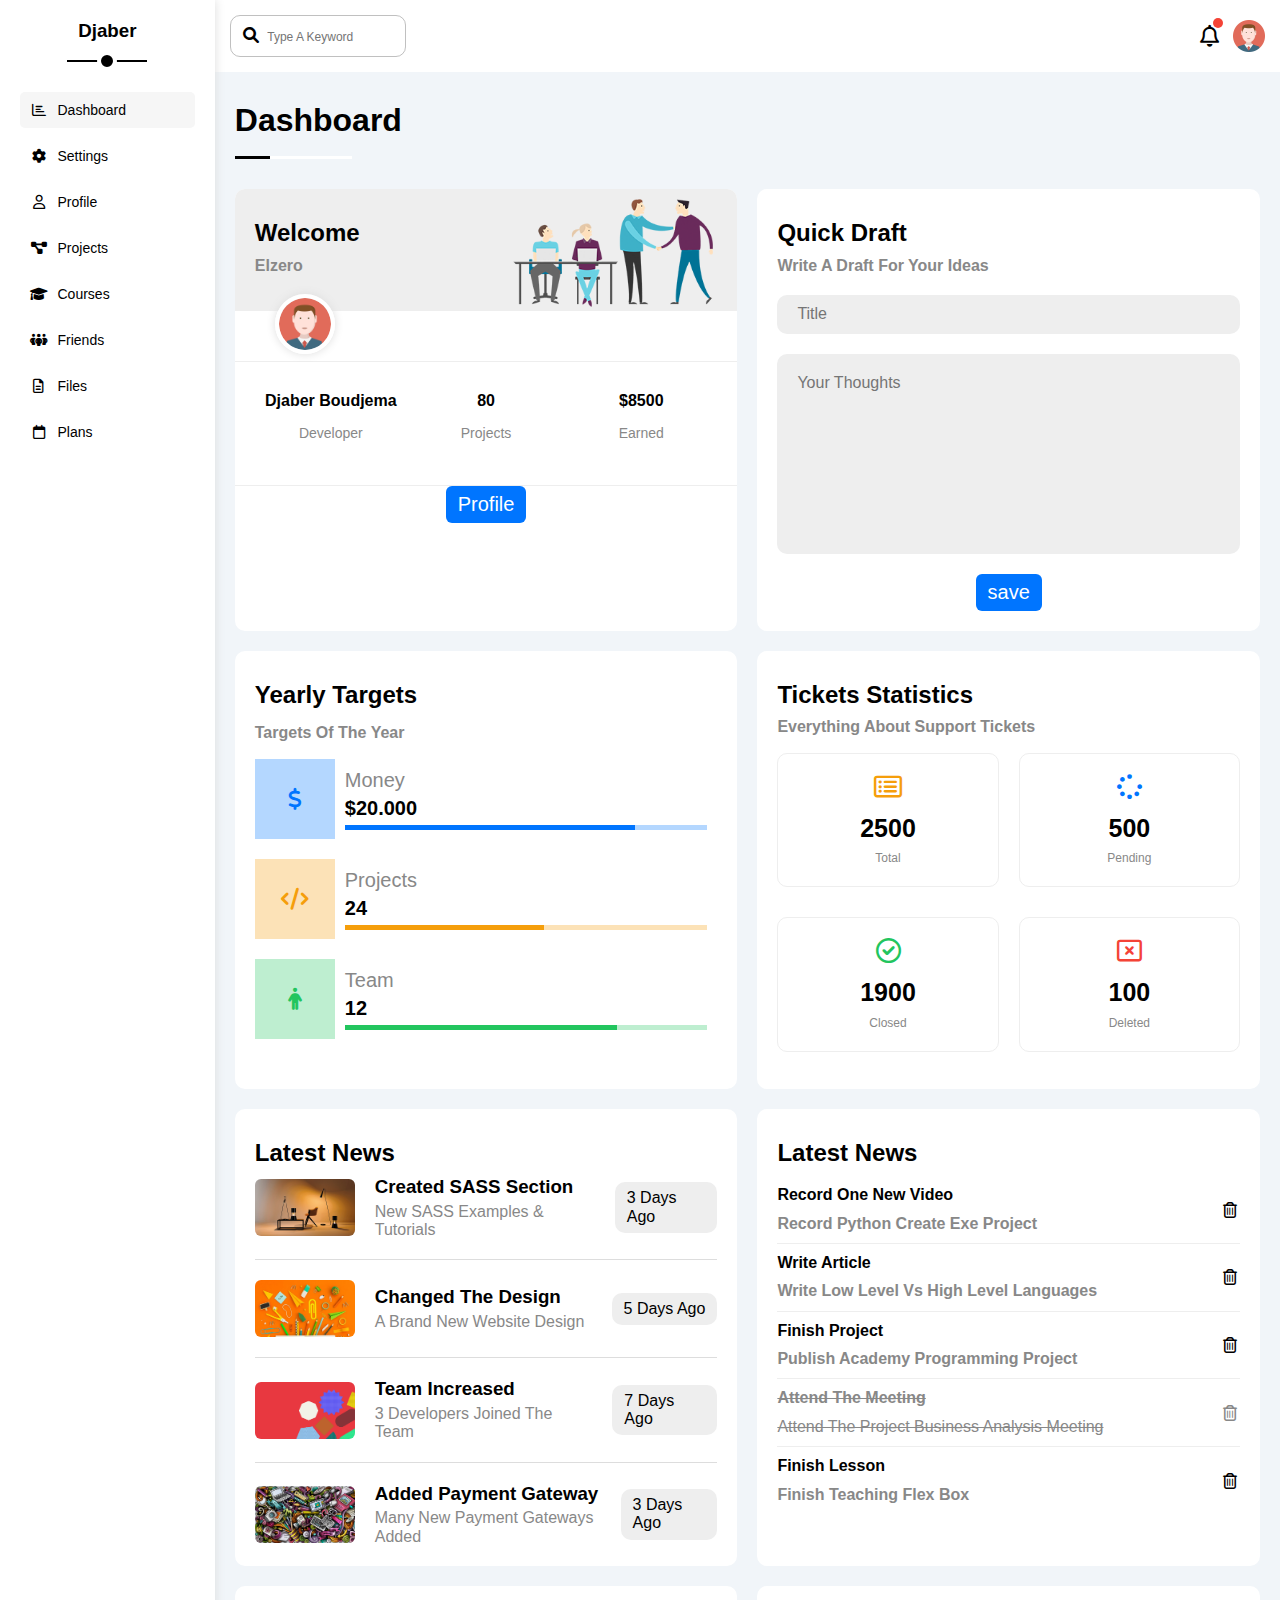
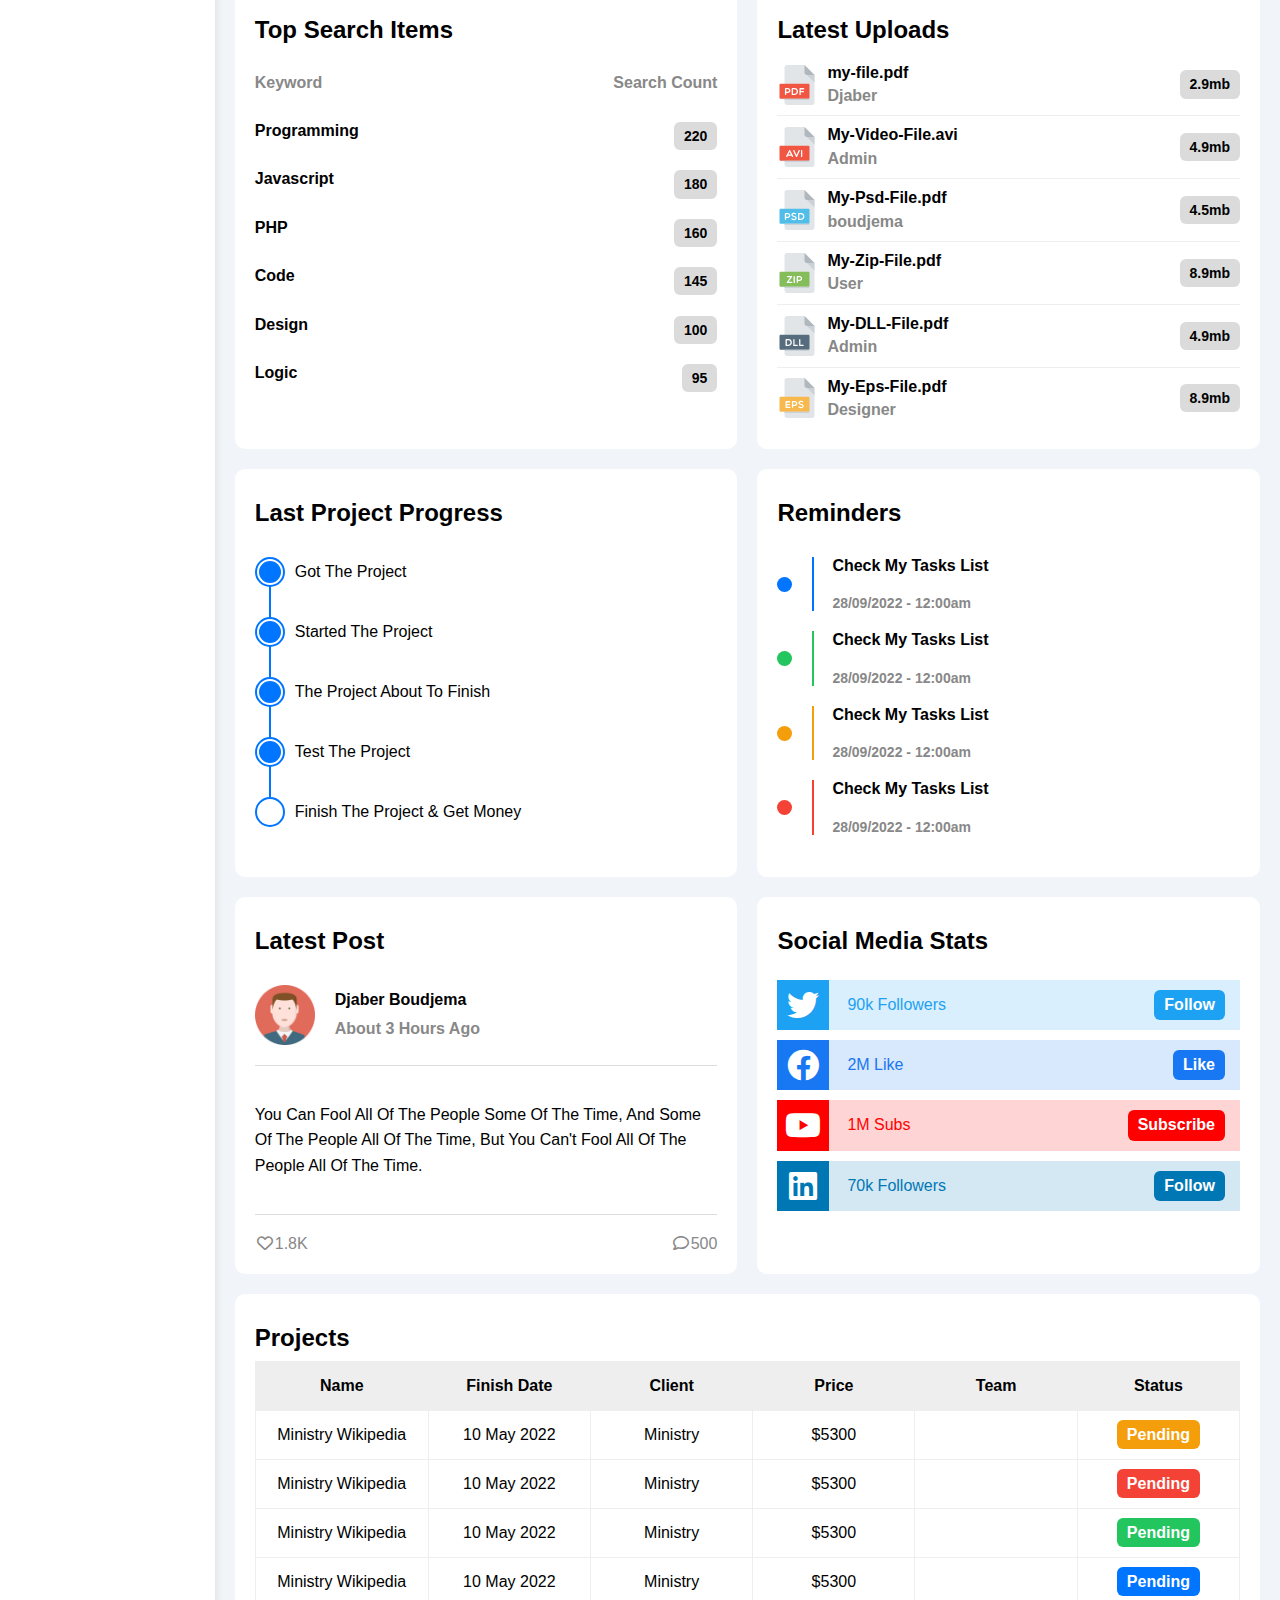
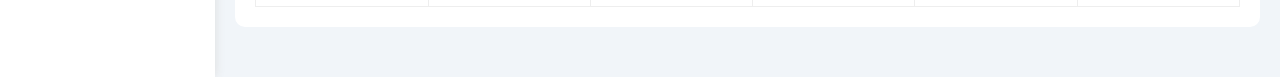
<file: index.html>
<html lang="en">
  <head>
    <meta charset="UTF-8" />
    <meta http-equiv="X-UA-Compatible" content="IE=edge" />
    <meta name="viewport" content="width=device-width, initial-scale=1.0" />
    <!-- index css -->
    <link rel="stylesheet" href="css/all.min.css" />
    <link rel="stylesheet" href="css/normalize.css" />
    <link rel="stylesheet" href="./css/framework.css" />
    <link rel="stylesheet" href="css/index.css" />
    <title>Dashbord site</title>
  </head>
  <body>
    <div class="page">
      <div class="page d-flex">
        <!-------------------------------------------
                            side bar                  
        -------------------------------------------->
        <div class="sidebar bg-white p-20 p-relative">
          <h3 class="p-relative txt-c mt-0">Djaber</h3>
          <ul class="p-0 list-none">
            <li>
              <a
                href="index.html"
                class="active d-flex align-center fs-14 c-black rad-6 p-10">
                <i class="fa-regular fa-chart-bar fa-fw"></i>
                <span>Dashboard</span>
              </a>
            </li>
            <li>
              <a
                href="settings.html"
                class="d-flex align-center fs-14 c-black rad-6 p-10">
                <i class="fa-solid fa-gear fa-fw"></i>
                <span>Settings</span>
              </a>
            </li>
            <li>
              <a
                href="profile.html"
                class="d-flex align-center fs-14 c-black rad-6 p-10">
                <i class="fa-regular fa-user fa-fw"></i>
                <span>Profile</span>
              </a>
            </li>
            <li>
              <a
                href="projects.html"
                class="d-flex align-center fs-14 c-black rad-6 p-10">
                <i class="fa-solid fa-diagram-project fa-fw"></i>
                <span>Projects</span>
              </a>
            </li>
            <li>
              <a
                href="courses.html"
                class="d-flex align-center fs-14 c-black rad-6 p-10">
                <i class="fa-solid fa-graduation-cap fa-fw"></i>
                <span>Courses</span>
              </a>
            </li>
            <li>
              <a
                href="friends.html"
                class="d-flex align-center fs-14 c-black rad-6 p-10">
                <i class="fa-solid fa-people-group fa-fw"></i>
                <span>Friends</span>
              </a>
            </li>
            <li>
              <a
                href="files.html"
                class="d-flex align-center fs-14 c-black rad-6 p-10">
                <i class="fa-regular fa-file-alt fa-fw"></i>
                <span>Files</span>
              </a>
            </li>
            <li>
              <a
                href="plans.html"
                class="d-flex align-center fs-14 c-black rad-6 p-10">
                <i class="fa-regular fa-calendar fa-fw"></i>
                <span>Plans </span>
              </a>
            </li>
          </ul>
        </div>
        <!-------------------------------------------
                            Content                  
        -------------------------------------------->
        <div class="content f-w pb-30">
          <!-------------------------------------------
                              head                  
          -------------------------------------------->
          <div class="head d-flex bg-white f-w align-center">
            <div class="left p-10">
              <i class="fa-solid fa-search fa-fw"></i>
              <input
                class="search"
                type="search"
                name="search"
                id="search"
                placeholder="Type A Keyword" />
            </div>
            <div class="right d-flex align-center">
              <i class="fa-regular fa-bell fa-fw p-relative"></i>
              <img
                src="imgs/avatar.png"
                alt=""
                width="32"
                height="32"
                loading="lazy"
                async="async" />
            </div>
          </div>
          <!-------------------------------------------
                              Dashboard                  
          -------------------------------------------->
          <div>
            <h1 class="title">Dashboard</h1>
          </div>
          <div class="wrapper d-grid gap-20">
            <div class="Welcome bg-white txt-c-mobile rad-10 p-relative">
              <div class="wid-title p-20 p-lr-20 pb-20 pt-30">
                <h2>Welcome</h2>
                <p class="mt-0">Elzero</p>
              </div>
              <img
                src="imgs/avatar.png"
                alt="profile"
                width="32"
                height="32"
                loading="lazy"
                aria-hidden="true"
                async="async" />
              <div class="profile txt-c">
                <div class="d-inlineB block-mobile">
                  <h3 class="fs-16">Djaber Boudjema</h3>
                  <p class="c-grey fs-14">Developer</p>
                </div>
                <div class="d-inlineB block-mobile">
                  <h3 class="fs-16">80</h3>
                  <p class="c-grey fs-14">Projects</p>
                </div>
                <div class="d-inlineB block-mobile">
                  <h3 class="fs-16">$8500</h3>
                  <p class="c-grey fs-14">Earned</p>
                </div>
              </div>
              <div>
                <input
                  type="button"
                  value="Profile"
                  class="button d-block m-auto" />
              </div>
            </div>
            <div class="draft bg-white rad-10">
              <div class="wid-title p-20 p-lr-20 pb-20 pt-30">
                <h2 class="txt-capitalize">Quick draft</h2>
                <p class="mt-0 txt-capitalize">write a draft for your ideas</p>
              </div>
              <form action="draft" class="d-block p-20 m-0">
                <input
                  type="text"
                  name="Title"
                  id="title"
                  class="d-block m-auto f-w rad-10"
                  placeholder="Title" />
                <textarea
                  name="thought"
                  id="thought"
                  cols="30"
                  rows="10"
                  placeholder="Your Thoughts"
                  class="d-block m-auto f-w p-20 rad-10"></textarea>
                <input
                  type="button"
                  value="save"
                  class="button d-block m-auto" />
              </form>
            </div>
            <div class="targets bg-white rad-10">
              <div class="wd-title">
                <h2>Yearly Targets</h2>
                <p class="c-grey bold txt-capitalize">Targets of the year</p>
              </div>
              <div class="first target-row d-flex f-w">
                <div class="icon flex-center">
                  <i class="fa-dollar-sign fa-solid fa-fw"></i>
                </div>
                <div class="detail">
                  <span class="d-block">Money</span>
                  <span class="d-block">$20.000</span>
                  <span class="bar d-block f-w">
                    <span class="inside-bar bg-blue" data="80%"></span>
                  </span>
                </div>
              </div>
              <div class="second target-row d-flex f-w">
                <div class="icon flex-center">
                  <i class="fa-code fa-solid fa-fw"></i>
                </div>
                <div class="detail">
                  <span class="d-block">Projects</span>
                  <span class="d-block">24</span>
                  <span class="bar d-block f-w">
                    <span class="inside-bar bg-yellow" data="55%"></span>
                  </span>
                </div>
              </div>
              <div class="third target-row d-flex f-w">
                <div class="icon flex-center">
                  <i class="fa-person fa-solid fa-fw"></i>
                </div>
                <div class="detail">
                  <span class="d-block">Team</span>
                  <span class="d-block">12</span>
                  <span class="bar d-block f-w">
                    <span class="inside-bar bg-green" data="75%"></span>
                  </span>
                </div>
              </div>
            </div>
            <div class="tickets bg-white rad-10 p-lr-20 pb-20 pt-30">
              <div class="wid-title">
                <h2 class="txt-capitalize">tickets statistics</h2>
                <p class="txt-capitalize">everything about support tickets</p>
              </div>
              <div class="stats d-flex gap-20">
                <div class="stat txt-c">
                  <i class="fa-regular fa-rectangle-list fa-fw c-yellow"></i>
                  <span class="d-block bold">2500</span>
                  <span class="fs-12 c-grey d-block">Total</span>
                </div>
                <div class="stat txt-c">
                  <i class="fa-solid fa-spinner fa-fw c-blue"></i>
                  <span class="d-block bold">500</span>
                  <span class="fs-12 c-grey d-block">Pending</span>
                </div>
                <div class="stat txt-c">
                  <i class="fa-regular fa-circle-check fa-fw c-green"></i>
                  <span class="d-block bold">1900</span>
                  <span class="fs-12 c-grey d-block">Closed</span>
                </div>
                <div class="stat txt-c">
                  <i class="fa-regular fa-rectangle-xmark fa-fw c-red"></i>
                  <span class="d-block bold">100</span>
                  <span class="fs-12 c-grey d-block">Deleted</span>
                </div>
              </div>
            </div>
            <div class="latest-news rad-10 bg-white p-lr-20 pb-20 pt-30">
              <div class="wid-title txt-c-mobile">
                <h2>Latest News</h2>
              </div>
              <div class="news">
                <div class="row flex-between gap-20 txt-c-mobile">
                  <div class="flex-center gap-20">
                    <img
                      class="d-inlineB"
                      src="imgs/news-01.png"
                      alt="new"
                      width="100"
                      height="57"
                      loading="lazy"
                      aria-hidden="true"
                      async="async" />
                    <div class="row-title">
                      <h3>Created SASS Section</h3>
                      <span class="c-grey">New SASS Examples & Tutorials</span>
                    </div>
                  </div>
                  <div class="right d-inlineB">3 Days Ago</div>
                </div>
                <div class="row flex-between gap-20 txt-c-mobile">
                  <div class="flex-center gap-20">
                    <img
                      class="d-inlineB"
                      src="imgs/news-02.png"
                      alt="new"
                      width="100"
                      height="57"
                      loading="lazy"
                      aria-hidden="true"
                      async="async" />
                    <div class="row-title">
                      <h3>Changed The Design</h3>
                      <span class="c-grey">A Brand New Website Design</span>
                    </div>
                  </div>
                  <div class="right d-inlineB">5 Days Ago</div>
                </div>
                <div class="row flex-between gap-20 txt-c-mobile">
                  <div class="flex-center gap-20">
                    <img
                      class="d-inlineB"
                      src="imgs/news-03.png"
                      alt="new"
                      width="100"
                      height="57"
                      loading="lazy"
                      aria-hidden="true"
                      async="async" />
                    <div class="row-title">
                      <h3>Team Increased</h3>
                      <span class="c-grey">3 Developers Joined The Team</span>
                    </div>
                  </div>
                  <div class="right d-inlineB">7 Days Ago</div>
                </div>
                <div class="row flex-between gap-20 txt-c-mobile">
                  <div class="flex-center gap-20">
                    <img
                      class="d-inlineB"
                      src="imgs/news-04.png"
                      alt="new"
                      width="100"
                      height="57"
                      loading="lazy"
                      aria-hidden="true"
                      async="async" />
                    <div class="row-title">
                      <h3>Added Payment Gateway</h3>
                      <span class="c-grey"
                        >Many New Payment Gateways Added</span
                      >
                    </div>
                  </div>
                  <div class="right d-inlineB">3 Days Ago</div>
                </div>
              </div>
            </div>
            <div class="latest-tasks rad-10 bg-white p-lr-20 pb-20 pt-30">
              <div class="wid-title txt-c-mobile">
                <h2 class="">Latest News</h2>
                <div class="task-row flex-between pt-10 pb-10">
                  <div class="">
                    <span class="c-black bold d-block txt-capitalize"
                      >record one new video</span
                    >
                    <span class="c-grey bold d-block mt-10 txt-capitalize"
                      >record python create exe project</span
                    >
                  </div>
                  <i class="fa-regular fa-fw fa-trash-alt"></i>
                </div>
                <div class="task-row flex-between pt-10 pb-10">
                  <div class="">
                    <span class="c-black bold d-block txt-capitalize"
                      >Write Article</span
                    >
                    <span class="c-grey bold d-block mt-10 txt-capitalize"
                      >write Low Level vs High Level Languages</span
                    >
                  </div>
                  <i class="fa-regular fa-fw fa-trash-alt"></i>
                </div>
                <div class="task-row flex-between pt-10 pb-10">
                  <div class="">
                    <span class="c-black bold d-block txt-capitalize"
                      >Finish Project</span
                    >
                    <span class="c-grey bold d-block mt-10 txt-capitalize"
                      >Publish Academy Programming Project</span
                    >
                  </div>
                  <i class="fa-regular fa-fw fa-trash-alt"></i>
                </div>
                <div class="task-row flex-between pt-10 pb-10">
                  <div class="">
                    <del class="c-grey bold d-block txt-capitalize"
                      >Attend The Meeting</del
                    >
                    <del class="c-grey d-block mt-10 txt-capitalize"
                      >Attend The Project Business Analysis Meeting</del
                    >
                  </div>
                  <i class="c-grey fa-regular fa-fw fa-trash-alt"></i>
                </div>
                <div class="task-row flex-between pt-10 pb-10">
                  <div class="">
                    <span class="c-black bold d-block txt-capitalize"
                      >Finish Lesson</span
                    >
                    <span class="c-grey bold d-block mt-10 txt-capitalize"
                      >Finish Teaching Flex Box</span
                    >
                  </div>
                  <i class="fa-regular fa-fw fa-trash-alt"></i>
                </div>
              </div>
            </div>
            <div class="top-search rad-10 bg-white p-lr-20 pb-20 pt-30">
              <div class="wid-title txt-c-mobile">
                <h2 class="">Top Search Items</h2>
              </div>
              <div class="pt-20 pb-20 c-grey bold">
                Keyword<span class="c-grey">Search Count</span>
              </div>
              <div class="pt-10 pb-20 c-black bold">
                Programming<span class="btn c-black bg-grey d-inlineB fs-14"
                  >220</span
                >
              </div>
              <div class="pt-10 pb-20 c-black bold">
                Javascript
                <span class="btn c-black bg-grey d-inlineB fs-14">180</span>
              </div>
              <div class="pt-10 pb-20 c-black bold">
                PHP
                <span class="btn c-black bg-grey d-inlineB fs-14">160</span>
              </div>
              <div class="pt-10 pb-20 c-black bold">
                Code
                <span class="btn c-black bg-grey d-inlineB fs-14">145</span>
              </div>
              <div class="pt-10 pb-20 c-black bold">
                Design
                <span class="btn c-black bg-grey d-inlineB fs-14">100</span>
              </div>
              <div class="pt-10 pb-20 c-black bold">
                Logic
                <span class="btn c-black bg-grey d-inlineB fs-14">95</span>
              </div>
            </div>
            <div class="latest-uploads rad-10 bg-white p-lr-20 pb-20 pt-30">
              <div class="wid-title txt-c-mobile">
                <h2 class="">Latest Uploads</h2>
              </div>
              <div class="upload-row flex-between pt-10 pb-10">
                <div class="d-flex align-center gap-10">
                  <img
                    class="d-inlineB"
                    src="imgs/pdf.svg"
                    alt="pdf"
                    width="40"
                    height="40"
                    loading="lazy"
                    aria-hidden="true"
                    async="async" />
                  <span class="d-inlineB bold"
                    >my-file.pdf
                    <span class="d-block c-grey mt-5">Djaber</span></span
                  >
                </div>
                <span class="btn fs-14 bg-grey">2.9mb</span>
              </div>
              <div class="upload-row flex-between pt-10 pb-10">
                <div class="d-flex align-center gap-10">
                  <img
                    class="d-inlineB"
                    src="imgs/avi.svg"
                    alt="pdf"
                    width="40"
                    height="40"
                    loading="lazy"
                    aria-hidden="true"
                    async="async" />
                  <span class="d-inlineB bold"
                    >My-Video-File.avi
                    <span class="d-block c-grey mt-5">Admin</span></span
                  >
                </div>
                <span class="btn fs-14 bg-grey">4.9mb</span>
              </div>
              <div class="upload-row flex-between pt-10 pb-10">
                <div class="d-flex align-center gap-10">
                  <img
                    class="d-inlineB"
                    src="imgs/psd.svg"
                    alt="pdf"
                    width="40"
                    height="40"
                    loading="lazy"
                    aria-hidden="true"
                    async="async" />
                  <span class="d-inlineB bold"
                    >My-Psd-File.pdf
                    <span class="d-block c-grey mt-5">boudjema</span></span
                  >
                </div>
                <span class="btn fs-14 bg-grey">4.5mb</span>
              </div>
              <div class="upload-row flex-between pt-10 pb-10">
                <div class="d-flex align-center gap-10">
                  <img
                    class="d-inlineB"
                    src="imgs/zip.svg"
                    alt="pdf"
                    width="40"
                    height="40"
                    loading="lazy"
                    aria-hidden="true"
                    async="async" />
                  <span class="d-inlineB bold"
                    >My-Zip-File.pdf
                    <span class="d-block c-grey mt-5">User</span></span
                  >
                </div>
                <span class="btn fs-14 bg-grey">8.9mb</span>
              </div>
              <div class="upload-row flex-between pt-10 pb-10">
                <div class="d-flex align-center gap-10">
                  <img
                    class="d-inlineB"
                    src="imgs/dll.svg"
                    alt="pdf"
                    width="40"
                    height="40"
                    loading="lazy"
                    aria-hidden="true"
                    async="async" />
                  <span class="d-inlineB bold"
                    >My-DLL-File.pdf
                    <span class="d-block c-grey mt-5">Admin</span></span
                  >
                </div>
                <span class="btn fs-14 bg-grey">4.9mb</span>
              </div>
              <div class="upload-row flex-between pt-10 pb-10">
                <div class="d-flex align-center gap-10">
                  <img
                    class="d-inlineB"
                    src="imgs/eps.svg"
                    alt="pdf"
                    width="40"
                    height="40"
                    loading="lazy"
                    aria-hidden="true"
                    async="async" />
                  <span class="d-inlineB bold"
                    >My-Eps-File.pdf
                    <span class="d-block c-grey mt-5">Designer</span></span
                  >
                </div>
                <span class="btn fs-14 bg-grey">8.9mb</span>
              </div>
            </div>
            <div class="last-project rad-10 bg-white p-lr-20 pb-20 pt-30">
              <div class="wid-title txt-c-mobile">
                <h2 class="">Last Project Progress</h2>
              </div>
              <div
                class="txt-capitalize d-flex align-center gap-10 mt-30 mb-30">
                <span></span>got the project
              </div>
              <div
                class="txt-capitalize d-flex align-center gap-10 mt-30 mb-30">
                <span></span>started the project
              </div>
              <div
                class="txt-capitalize d-flex align-center gap-10 mt-30 mb-30">
                <span></span>the project about to finish
              </div>
              <div
                class="txt-capitalize d-flex align-center gap-10 mt-30 mb-30">
                <span></span>test the project
              </div>
              <div
                class="txt-capitalize d-flex align-center gap-10 mt-30 mb-30">
                <span></span>finish the project & get money
              </div>
            </div>
            <div class="reminders rad-10 bg-white p-lr-20 pb-20 pt-30">
              <div class="wid-title txt-c-mobile">
                <h2 class="">Reminders</h2>
              </div>
              <div class="row txt-capitalize d-flex align-center mt-30 mb-10">
                <span class="ball left bg-blue"></span
                ><span class="right bold txt-capitalize"
                  >Check my tasks list
                  <span class="d-block c-grey mt-20 fs-14"
                    >28/09/2022 - 12:00am</span
                  ></span
                >
              </div>
              <div class="row txt-capitalize d-flex align-center mt-20 mb-10">
                <span class="ball left bg-green"></span
                ><span class="right bold txt-capitalize"
                  >Check my tasks list
                  <span class="d-block c-grey mt-20 fs-14"
                    >28/09/2022 - 12:00am</span
                  ></span
                >
              </div>
              <div class="row txt-capitalize d-flex align-center mt-20 mb-10">
                <span class="ball left bg-yellow"></span
                ><span class="right bold txt-capitalize"
                  >Check my tasks list
                  <span class="d-block c-grey mt-20 fs-14"
                    >28/09/2022 - 12:00am</span
                  ></span
                >
              </div>
              <div class="row txt-capitalize d-flex align-center mt-20 mb-10">
                <span class="ball left bg-red"></span
                ><span class="right bold txt-capitalize"
                  >Check my tasks list
                  <span class="d-block c-grey mt-20 fs-14"
                    >28/09/2022 - 12:00am</span
                  ></span
                >
              </div>
            </div>
            <div class="latest-post rad-10 bg-white p-lr-20 pb-20 pt-30">
              <div class="wid-title txt-c-mobile">
                <h2 class="">Latest Post</h2>
              </div>
              <div class="d-flex align-center gap-20 mt-30 pb-20">
                <img
                  src="imgs/avatar.png"
                  alt="profile"
                  width="60px"
                  height="60px"
                  loading="lazy"
                  aria-hidden="true"
                  async="async" />
                <span class="txt-capitalize d-inlineB bold">
                  djaber boudjema
                  <span class="txt-capitalize d-block c-grey mt-10">
                    About 3 hours ago</span
                  >
                </span>
              </div>
              <div class="pt-20">
                <p class="fs-16 txt-capitalize">
                  You can fool all of the people some of the time, and some of
                  the people all of the time, but you can't fool all of the
                  people all of the time.
                </p>
              </div>
              <div class="pt-20 flex-between c-grey">
                <span><i class="fa-fw fa-regular fa-heart"></i>1.8K</span>
                <span><i class="fa-fw fa-regular fa-comment"></i>500</span>
              </div>
            </div>
            <div class="socials rad-10 bg-white p-lr-20 pb-20 pt-30">
              <div class="wid-title txt-c-mobile">
                <h2 class="txt-capitalize">social media stats</h2>
              </div>
              <div class="row twitter flex-between mt-25 mb-5">
                <i class="fa-brands flex-center fa-twitter fa-2x c-white"></i>
                <span class="">90k Followers</span>
                <span class="c-white btn">Follow</span>
              </div>
              <div class="row facebook flex-between mt-10 mb-5">
                <i class="fa-brands flex-center fa-facebook fa-2x c-white"></i>
                <span class="">2M Like</span>
                <span class="c-white btn">Like</span>
              </div>
              <div class="row youtube flex-between mt-10 mb-5">
                <i class="fa-brands flex-center fa-youtube fa-2x c-white"></i>
                <span class="">1M Subs</span>
                <span class="c-white btn">Subscribe</span>
              </div>
              <div class="row linkedin flex-between mt-10">
                <i class="fa-brands flex-center fa-linkedin fa-2x c-white"></i>
                <span class="">70k Followers</span>
                <span class="c-white btn">Follow</span>
              </div>
            </div>
          </div>
          <div class="projects rad-10 bg-white p-lr-20 pb-20 pt-30">
            <div class="wid-title txt-c-mobile">
              <h2 class="txt-capitalize">Projects</h2>
            </div>
            <div class="table">
              <table class="">
                <thead>
                  <th>Name</th>
                  <th>Finish Date</th>
                  <th>Client</th>
                  <th>Price</th>
                  <th>Team</th>
                  <th>Status</th>
                </thead>
                <tbody>
                  <tr>
                    <td>Ministry Wikipedia</td>
                    <td>10 May 2022</td>
                    <td>Ministry</td>
                    <td>$5300</td>
                    <td></td>
                    <td>
                      <span class="btn c-white bg-yellow">Pending</span>
                    </td>
                  </tr>
                  <tr>
                    <td>Ministry Wikipedia</td>
                    <td>10 May 2022</td>
                    <td>Ministry</td>
                    <td>$5300</td>
                    <td></td>
                    <td>
                      <span class="btn c-white bg-red">Pending</span>
                    </td>
                  </tr>
                  <tr>
                    <td>Ministry Wikipedia</td>
                    <td>10 May 2022</td>
                    <td>Ministry</td>
                    <td>$5300</td>
                    <td></td>
                    <td>
                      <span class="btn c-white bg-green">Pending</span>
                    </td>
                  </tr>
                  <tr>
                    <td>Ministry Wikipedia</td>
                    <td>10 May 2022</td>
                    <td>Ministry</td>
                    <td>$5300</td>
                    <td></td>
                    <td>
                      <span class="btn c-white bg-blue">Pending</span>
                    </td>
                  </tr>
                </tbody>
              </table>
            </div>
          </div>
        </div>
      </div>
    </div>
  </body>
</html>
</file>
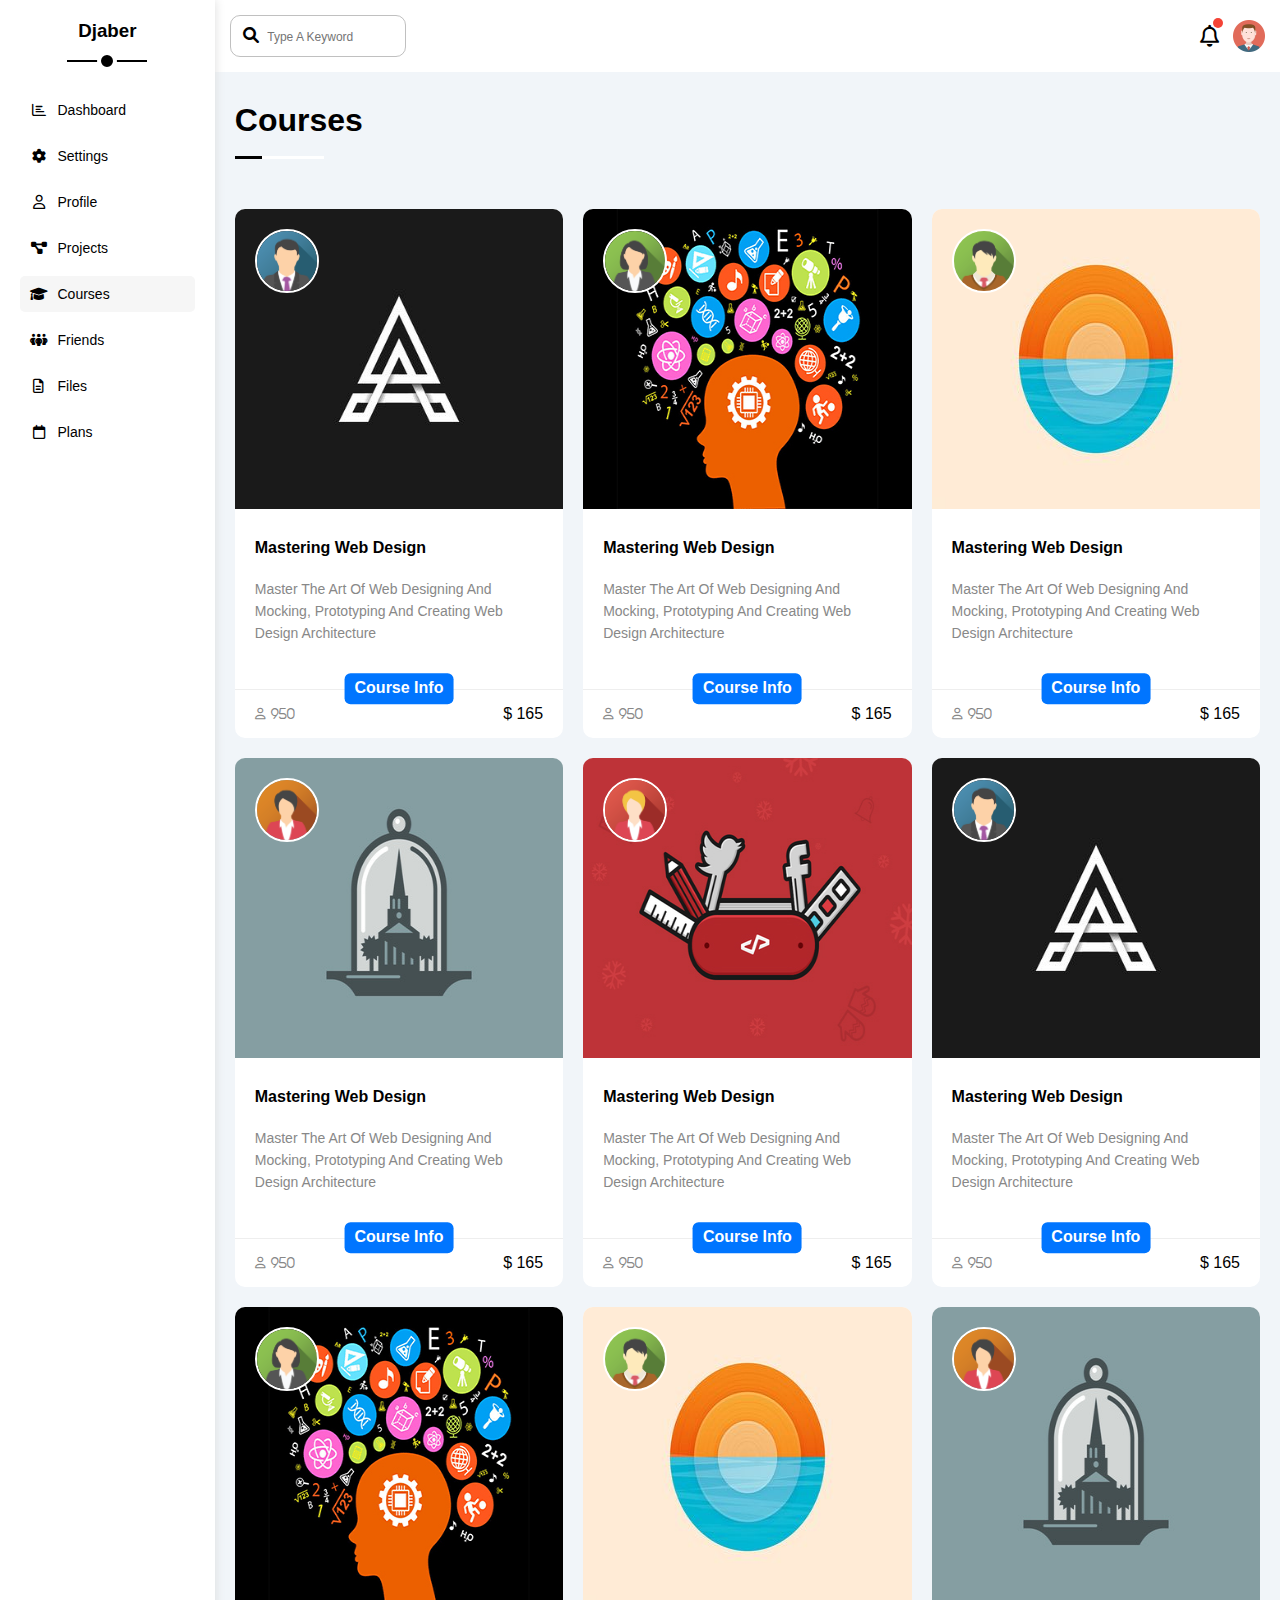
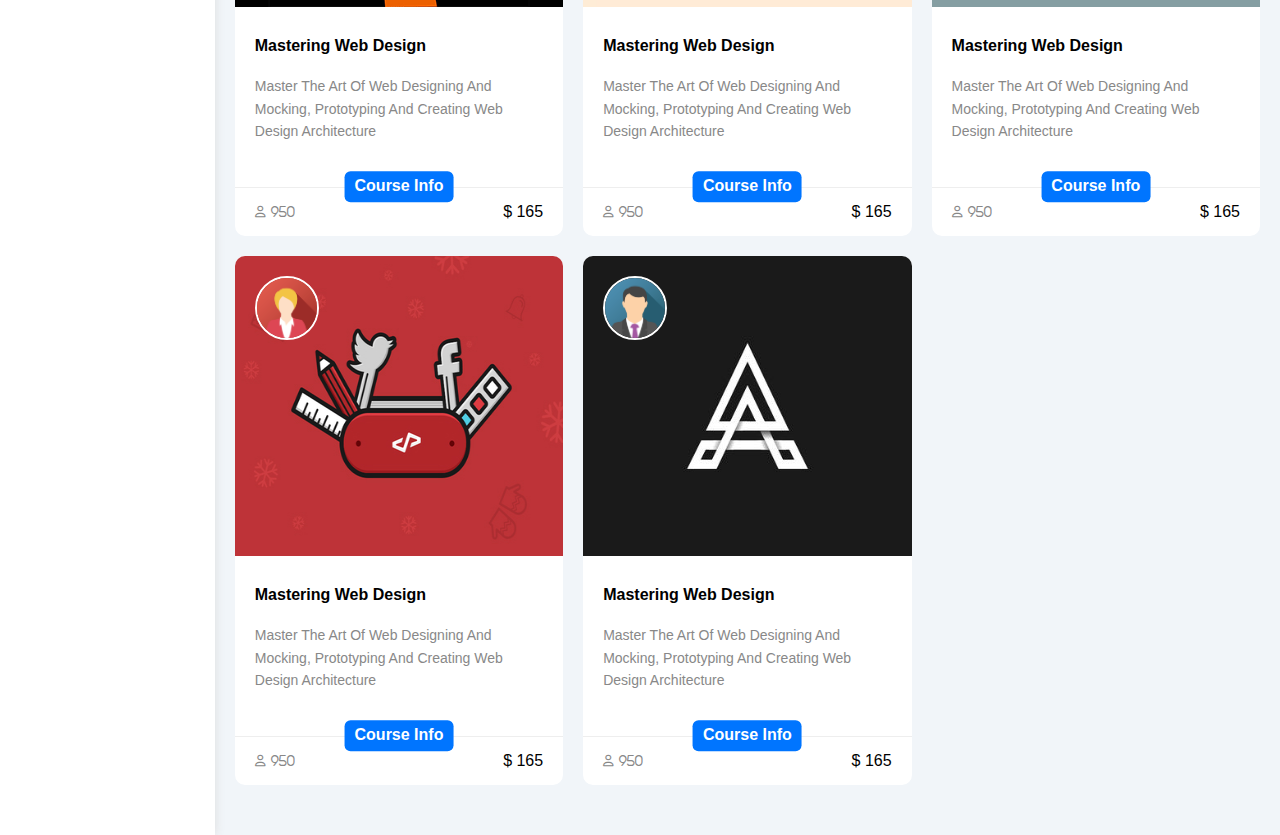
<file: courses.html>
<html lang="en">
  <head>
    <meta charset="UTF-8" />
    <meta http-equiv="X-UA-Compatible" content="IE=edge" />
    <meta name="viewport" content="width=device-width, initial-scale=1.0" />
    <!-- index css -->
    <link rel="stylesheet" href="css/all.min.css" />
    <link rel="stylesheet" href="css/normalize.css" />
    <link rel="stylesheet" href="./css/framework.css" />
    <link rel="stylesheet" href="css/index.css" />
    <title>Courses</title>
  </head>
  <body>
    <div class="page">
      <div class="page d-flex">
        <!-------------------------------------------
                            side bar                  
        -------------------------------------------->
        <div class="sidebar bg-white p-20 p-relative">
          <h3 class="p-relative txt-c mt-0">Djaber</h3>
          <ul class="p-0 list-none">
            <li>
              <a
                href="index.html"
                class="d-flex align-center fs-14 c-black rad-6 p-10">
                <i class="fa-regular fa-chart-bar fa-fw"></i>
                <span>Dashboard</span>
              </a>
            </li>
            <li>
              <a
                href="settings.html"
                class="d-flex align-center fs-14 c-black rad-6 p-10">
                <i class="fa-solid fa-gear fa-fw"></i>
                <span>Settings</span>
              </a>
            </li>
            <li>
              <a
                href="profile.html"
                class="d-flex align-center fs-14 c-black rad-6 p-10">
                <i class="fa-regular fa-user fa-fw"></i>
                <span>Profile</span>
              </a>
            </li>
            <li>
              <a
                href="projects.html"
                class="d-flex align-center fs-14 c-black rad-6 p-10">
                <i class="fa-solid fa-diagram-project fa-fw"></i>
                <span>Projects</span>
              </a>
            </li>
            <li>
              <a
                href="courses.html"
                class="active d-flex align-center fs-14 c-black rad-6 p-10">
                <i class="fa-solid fa-graduation-cap fa-fw"></i>
                <span>Courses</span>
              </a>
            </li>
            <li>
              <a
                href="friends.html"
                class="d-flex align-center fs-14 c-black rad-6 p-10">
                <i class="fa-solid fa-people-group fa-fw"></i>
                <span>Friends</span>
              </a>
            </li>
            <li>
              <a
                href="files.html"
                class="d-flex align-center fs-14 c-black rad-6 p-10">
                <i class="fa-regular fa-file-alt fa-fw"></i>
                <span>Files</span>
              </a>
            </li>
            <li>
              <a
                href="plans.html"
                class="d-flex align-center fs-14 c-black rad-6 p-10">
                <i class="fa-regular fa-calendar fa-fw"></i>
                <span>Plans </span>
              </a>
            </li>
          </ul>
        </div>
        <!-------------------------------------------
                            Content                  
        -------------------------------------------->
        <div class="content f-w pb-30">
          <!-------------------------------------------
                              head                  
          -------------------------------------------->
          <div class="head d-flex bg-white f-w align-center">
            <div class="left p-10">
              <i class="fa-solid fa-search fa-fw"></i>
              <input
                class="search"
                type="search"
                name="search"
                id="search"
                placeholder="Type A Keyword" />
            </div>
            <div class="right d-flex align-center">
              <i class="fa-regular fa-bell fa-fw p-relative"></i>
              <img
                src="imgs/avatar.png"
                alt=""
                width="32"
                height="32"
                loading="lazy"
                async="async" />
            </div>
          </div>
          <!-------------------------------------------
                              Course                  
          -------------------------------------------->
          <div>
            <h1 class="title">Courses</h1>
          </div>
          <div class="courses-wrapper m-wra">
            <div class="course bg-white p-relative rad-10">
              <img
                src="imgs/team-01.png"
                alt="team"
                width="64"
                height="64"
                loading="lazy"
                aria-hidden="true"
                async="async"
                class="profile" />
              <img
                src="imgs/course-01.jpg"
                alt="cover"
                width="400"
                height="300"
                loading="lazy"
                aria-hidden="true"
                async="async"
                class="cover" />
              <div class="info p-relative">
                <h2 class="txt-capitalize bold fs-16">mastering web design</h2>
                <p class="mt-20">
                  Master The Art Of Web Designing And Mocking, Prototyping And
                  Creating Web Design Architecture
                </p>
                <div class="btn c-white bg-blue">Course Info</div>
              </div>
              <div class="bottom flex-between">
                <i class="fa-user fa-regular fs-12 c-grey"><span>950</span></i>
                <span class="fs-16">$ 165</span>
              </div>
            </div>
            <div class="course bg-white p-relative rad-10">
              <img
                src="imgs/team-02.png"
                alt="team"
                width="64"
                height="64"
                loading="lazy"
                aria-hidden="true"
                async="async"
                class="profile" />
              <img
                src="imgs/course-02.jpg"
                alt="cover"
                width="400"
                height="300"
                loading="lazy"
                aria-hidden="true"
                async="async"
                class="cover" />
              <div class="info p-relative">
                <h2 class="txt-capitalize bold fs-16">mastering web design</h2>
                <p class="mt-20">
                  Master The Art Of Web Designing And Mocking, Prototyping And
                  Creating Web Design Architecture
                </p>
                <div class="btn c-white bg-blue">Course Info</div>
              </div>
              <div class="bottom flex-between">
                <i class="fa-user fa-regular fs-12 c-grey"><span>950</span></i>
                <span class="fs-16">$ 165</span>
              </div>
            </div>
            <div class="course bg-white p-relative rad-10">
              <img
                src="imgs/team-03.png"
                alt="team"
                width="64"
                height="64"
                loading="lazy"
                aria-hidden="true"
                async="async"
                class="profile" />
              <img
                src="imgs/course-03.jpg"
                alt="cover"
                width="400"
                height="300"
                loading="lazy"
                aria-hidden="true"
                async="async"
                class="cover" />
              <div class="info p-relative">
                <h2 class="txt-capitalize bold fs-16">mastering web design</h2>
                <p class="mt-20">
                  Master The Art Of Web Designing And Mocking, Prototyping And
                  Creating Web Design Architecture
                </p>
                <div class="btn c-white bg-blue">Course Info</div>
              </div>
              <div class="bottom flex-between">
                <i class="fa-user fa-regular fs-12 c-grey"><span>950</span></i>
                <span class="fs-16">$ 165</span>
              </div>
            </div>
            <div class="course bg-white p-relative rad-10">
              <img
                src="imgs/team-04.png"
                alt="team"
                width="64"
                height="64"
                loading="lazy"
                aria-hidden="true"
                async="async"
                class="profile" />
              <img
                src="imgs/course-04.jpg"
                alt="cover"
                width="400"
                height="300"
                loading="lazy"
                aria-hidden="true"
                async="async"
                class="cover" />
              <div class="info p-relative">
                <h2 class="txt-capitalize bold fs-16">mastering web design</h2>
                <p class="mt-20">
                  Master The Art Of Web Designing And Mocking, Prototyping And
                  Creating Web Design Architecture
                </p>
                <div class="btn c-white bg-blue">Course Info</div>
              </div>
              <div class="bottom flex-between">
                <i class="fa-user fa-regular fs-12 c-grey"><span>950</span></i>
                <span class="fs-16">$ 165</span>
              </div>
            </div>
            <div class="course bg-white p-relative rad-10">
              <img
                src="imgs/team-05.png"
                alt="team"
                width="64"
                height="64"
                loading="lazy"
                aria-hidden="true"
                async="async"
                class="profile" />
              <img
                src="imgs/course-05.jpg"
                alt="cover"
                width="400"
                height="300"
                loading="lazy"
                aria-hidden="true"
                async="async"
                class="cover" />
              <div class="info p-relative">
                <h2 class="txt-capitalize bold fs-16">mastering web design</h2>
                <p class="mt-20">
                  Master The Art Of Web Designing And Mocking, Prototyping And
                  Creating Web Design Architecture
                </p>
                <div class="btn c-white bg-blue">Course Info</div>
              </div>
              <div class="bottom flex-between">
                <i class="fa-user fa-regular fs-12 c-grey"><span>950</span></i>
                <span class="fs-16">$ 165</span>
              </div>
            </div>
            <div class="course bg-white p-relative rad-10">
              <img
                src="imgs/team-01.png"
                alt="team"
                width="64"
                height="64"
                loading="lazy"
                aria-hidden="true"
                async="async"
                class="profile" />
              <img
                src="imgs/course-01.jpg"
                alt="cover"
                width="400"
                height="300"
                loading="lazy"
                aria-hidden="true"
                async="async"
                class="cover" />
              <div class="info p-relative">
                <h2 class="txt-capitalize bold fs-16">mastering web design</h2>
                <p class="mt-20">
                  Master The Art Of Web Designing And Mocking, Prototyping And
                  Creating Web Design Architecture
                </p>
                <div class="btn c-white bg-blue">Course Info</div>
              </div>
              <div class="bottom flex-between">
                <i class="fa-user fa-regular fs-12 c-grey"><span>950</span></i>
                <span class="fs-16">$ 165</span>
              </div>
            </div>
            <div class="course bg-white p-relative rad-10">
              <img
                src="imgs/team-02.png"
                alt="team"
                width="64"
                height="64"
                loading="lazy"
                aria-hidden="true"
                async="async"
                class="profile" />
              <img
                src="imgs/course-02.jpg"
                alt="cover"
                width="400"
                height="300"
                loading="lazy"
                aria-hidden="true"
                async="async"
                class="cover" />
              <div class="info p-relative">
                <h2 class="txt-capitalize bold fs-16">mastering web design</h2>
                <p class="mt-20">
                  Master The Art Of Web Designing And Mocking, Prototyping And
                  Creating Web Design Architecture
                </p>
                <div class="btn c-white bg-blue">Course Info</div>
              </div>
              <div class="bottom flex-between">
                <i class="fa-user fa-regular fs-12 c-grey"><span>950</span></i>
                <span class="fs-16">$ 165</span>
              </div>
            </div>
            <div class="course bg-white p-relative rad-10">
              <img
                src="imgs/team-03.png"
                alt="team"
                width="64"
                height="64"
                loading="lazy"
                aria-hidden="true"
                async="async"
                class="profile" />
              <img
                src="imgs/course-03.jpg"
                alt="cover"
                width="400"
                height="300"
                loading="lazy"
                aria-hidden="true"
                async="async"
                class="cover" />
              <div class="info p-relative">
                <h2 class="txt-capitalize bold fs-16">mastering web design</h2>
                <p class="mt-20">
                  Master The Art Of Web Designing And Mocking, Prototyping And
                  Creating Web Design Architecture
                </p>
                <div class="btn c-white bg-blue">Course Info</div>
              </div>
              <div class="bottom flex-between">
                <i class="fa-user fa-regular fs-12 c-grey"><span>950</span></i>
                <span class="fs-16">$ 165</span>
              </div>
            </div>
            <div class="course bg-white p-relative rad-10">
              <img
                src="imgs/team-04.png"
                alt="team"
                width="64"
                height="64"
                loading="lazy"
                aria-hidden="true"
                async="async"
                class="profile" />
              <img
                src="imgs/course-04.jpg"
                alt="cover"
                width="400"
                height="300"
                loading="lazy"
                aria-hidden="true"
                async="async"
                class="cover" />
              <div class="info p-relative">
                <h2 class="txt-capitalize bold fs-16">mastering web design</h2>
                <p class="mt-20">
                  Master The Art Of Web Designing And Mocking, Prototyping And
                  Creating Web Design Architecture
                </p>
                <div class="btn c-white bg-blue">Course Info</div>
              </div>
              <div class="bottom flex-between">
                <i class="fa-user fa-regular fs-12 c-grey"><span>950</span></i>
                <span class="fs-16">$ 165</span>
              </div>
            </div>
            <div class="course bg-white p-relative rad-10">
              <img
                src="imgs/team-05.png"
                alt="team"
                width="64"
                height="64"
                loading="lazy"
                aria-hidden="true"
                async="async"
                class="profile" />
              <img
                src="imgs/course-05.jpg"
                alt="cover"
                width="400"
                height="300"
                loading="lazy"
                aria-hidden="true"
                async="async"
                class="cover" />
              <div class="info p-relative">
                <h2 class="txt-capitalize bold fs-16">mastering web design</h2>
                <p class="mt-20">
                  Master The Art Of Web Designing And Mocking, Prototyping And
                  Creating Web Design Architecture
                </p>
                <div class="btn c-white bg-blue">Course Info</div>
              </div>
              <div class="bottom flex-between">
                <i class="fa-user fa-regular fs-12 c-grey"><span>950</span></i>
                <span class="fs-16">$ 165</span>
              </div>
            </div>
            <div class="course bg-white p-relative rad-10">
              <img
                src="imgs/team-01.png"
                alt="team"
                width="64"
                height="64"
                loading="lazy"
                aria-hidden="true"
                async="async"
                class="profile" />
              <img
                src="imgs/course-01.jpg"
                alt="cover"
                width="400"
                height="300"
                loading="lazy"
                aria-hidden="true"
                async="async"
                class="cover" />
              <div class="info p-relative">
                <h2 class="txt-capitalize bold fs-16">mastering web design</h2>
                <p class="mt-20">
                  Master The Art Of Web Designing And Mocking, Prototyping And
                  Creating Web Design Architecture
                </p>
                <div class="btn c-white bg-blue">Course Info</div>
              </div>
              <div class="bottom flex-between">
                <i class="fa-user fa-regular fs-12 c-grey"><span>950</span></i>
                <span class="fs-16">$ 165</span>
              </div>
            </div>
          </div>
        </div>
      </div>
    </div>
  </body>
</html>
</file>
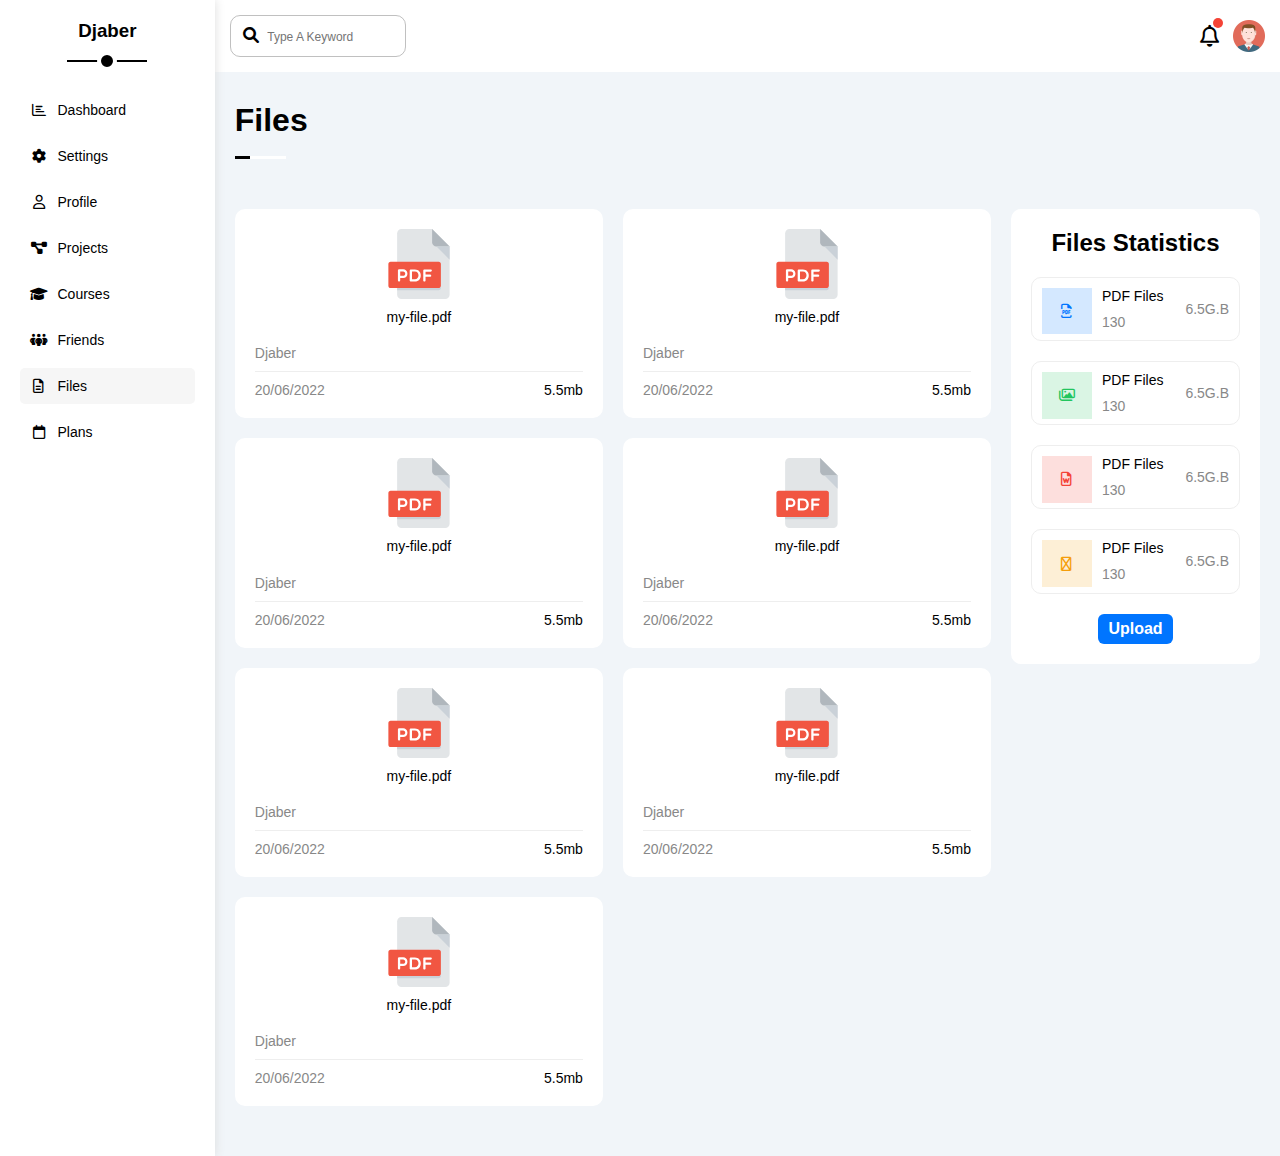
<file: files.html>
<html lang="en">
  <head>
    <meta charset="UTF-8" />
    <meta http-equiv="X-UA-Compatible" content="IE=edge" />
    <meta name="viewport" content="width=device-width, initial-scale=1.0" />
    <!-- index css -->
    <link rel="stylesheet" href="css/all.min.css" />
    <link rel="stylesheet" href="css/normalize.css" />
    <link rel="stylesheet" href="./css/framework.css" />
    <link rel="stylesheet" href="css/index.css" />
    <title>Files</title>
  </head>
  <body>
    <div class="page">
      <div class="page d-flex">
        <!-------------------------------------------
                            side bar                  
        -------------------------------------------->
        <div class="sidebar bg-white p-20 p-relative">
          <h3 class="p-relative txt-c mt-0">Djaber</h3>
          <ul class="p-0 list-none">
            <li>
              <a
                href="index.html"
                class="d-flex align-center fs-14 c-black rad-6 p-10">
                <i class="fa-regular fa-chart-bar fa-fw"></i>
                <span>Dashboard</span>
              </a>
            </li>
            <li>
              <a
                href="settings.html"
                class="d-flex align-center fs-14 c-black rad-6 p-10">
                <i class="fa-solid fa-gear fa-fw"></i>
                <span>Settings</span>
              </a>
            </li>
            <li>
              <a
                href="profile.html"
                class="d-flex align-center fs-14 c-black rad-6 p-10">
                <i class="fa-regular fa-user fa-fw"></i>
                <span>Profile</span>
              </a>
            </li>
            <li>
              <a
                href="projects.html"
                class="d-flex align-center fs-14 c-black rad-6 p-10">
                <i class="fa-solid fa-diagram-project fa-fw"></i>
                <span>Projects</span>
              </a>
            </li>
            <li>
              <a
                href="courses.html"
                class="d-flex align-center fs-14 c-black rad-6 p-10">
                <i class="fa-solid fa-graduation-cap fa-fw"></i>
                <span>Courses</span>
              </a>
            </li>
            <li>
              <a
                href="friends.html"
                class="d-flex align-center fs-14 c-black rad-6 p-10">
                <i class="fa-solid fa-people-group fa-fw"></i>
                <span>Friends</span>
              </a>
            </li>
            <li>
              <a
                href="files.html"
                class="active d-flex align-center fs-14 c-black rad-6 p-10">
                <i class="fa-regular fa-file-alt fa-fw"></i>
                <span>Files</span>
              </a>
            </li>
            <li>
              <a
                href="plans.html"
                class="d-flex align-center fs-14 c-black rad-6 p-10">
                <i class="fa-regular fa-calendar fa-fw"></i>
                <span>Plans </span>
              </a>
            </li>
          </ul>
        </div>
        <!-------------------------------------------
                            Content                  
        -------------------------------------------->
        <div class="content f-w pb-30">
          <!-------------------------------------------
                              head                  
          -------------------------------------------->
          <div class="head d-flex bg-white f-w align-center">
            <div class="left p-10">
              <i class="fa-solid fa-search fa-fw"></i>
              <input
                class="search"
                type="search"
                name="search"
                id="search"
                placeholder="Type A Keyword" />
            </div>
            <div class="right d-flex align-center">
              <i class="fa-regular fa-bell fa-fw p-relative"></i>
              <img
                src="imgs/avatar.png"
                alt=""
                width="32"
                height="32"
                loading="lazy"
                async="async" />
            </div>
          </div>
          <!-------------------------------------------
                              Files                  
          -------------------------------------------->
          <div>
            <h1 class="title">Files</h1>
          </div>
          <div class="files-wrapper d-flex m-wra gap-20">
            <div class="file-statistics bg-white p-20 rad-10">
              <h2 class="txt-c">Files Statistics</h2>
              <div class="row mt-20 d-flex align-center">
                <i class="fa-file-pdf fa-regular c-blue icon"></i>
                <span
                  >PDF Files <span class="d-block mt-10 c-grey">130</span></span
                >
                <span class="size">6.5G.B</span>
              </div>
              <div class="row mt-20 d-flex align-center">
                <i class="fa-images fa-regular c-green icon"></i>
                <span
                  >PDF Files <span class="d-block mt-10 c-grey">130</span></span
                >
                <span class="size">6.5G.B</span>
              </div>
              <div class="row mt-20 d-flex align-center">
                <i class="fa-file-word fa-regular c-red icon"></i>
                <span
                  >PDF Files <span class="d-block mt-10 c-grey">130</span></span
                >
                <span class="size">6.5G.B</span>
              </div>
              <div class="row mt-20 d-flex align-center">
                <i class="fa-file-csv fa-regular c-yellow icon"></i>
                <span
                  >PDF Files <span class="d-block mt-10 c-grey">130</span></span
                >
                <span class="size">6.5G.B</span>
              </div>
              <div class="btn c-white bg-blue m-auto">Upload</div>
            </div>
            <div class="files fs-14">
              <div class="file bg-white p-20 rad-10">
                <div class="icon txt-c">
                  <img
                    src="imgs/pdf.svg"
                    alt="pdf"
                    width="70"
                    height="70"
                    loading="lazy"
                    aria-hidden="true"
                    async="async" />
                  <span class="d-block mt-10 mb-20">my-file.pdf</span>
                </div>
                <span class="c-grey pb-10 d-block">Djaber</span>
                <div class="flex-between pt-10">
                  <span class="c-grey">20/06/2022</span>
                  <span>5.5mb</span>
                </div>
              </div>
              <div class="file bg-white p-20 rad-10">
                <div class="icon txt-c">
                  <img
                    src="imgs/pdf.svg"
                    alt="pdf"
                    width="70"
                    height="70"
                    loading="lazy"
                    aria-hidden="true"
                    async="async" />
                  <span class="d-block mt-10 mb-20">my-file.pdf</span>
                </div>
                <span class="c-grey pb-10 d-block">Djaber</span>
                <div class="flex-between pt-10">
                  <span class="c-grey">20/06/2022</span>
                  <span>5.5mb</span>
                </div>
              </div>
              <div class="file bg-white p-20 rad-10">
                <div class="icon txt-c">
                  <img
                    src="imgs/pdf.svg"
                    alt="pdf"
                    width="70"
                    height="70"
                    loading="lazy"
                    aria-hidden="true"
                    async="async" />
                  <span class="d-block mt-10 mb-20">my-file.pdf</span>
                </div>
                <span class="c-grey pb-10 d-block">Djaber</span>
                <div class="flex-between pt-10">
                  <span class="c-grey">20/06/2022</span>
                  <span>5.5mb</span>
                </div>
              </div>
              <div class="file bg-white p-20 rad-10">
                <div class="icon txt-c">
                  <img
                    src="imgs/pdf.svg"
                    alt="pdf"
                    width="70"
                    height="70"
                    loading="lazy"
                    aria-hidden="true"
                    async="async" />
                  <span class="d-block mt-10 mb-20">my-file.pdf</span>
                </div>
                <span class="c-grey pb-10 d-block">Djaber</span>
                <div class="flex-between pt-10">
                  <span class="c-grey">20/06/2022</span>
                  <span>5.5mb</span>
                </div>
              </div>
              <div class="file bg-white p-20 rad-10">
                <div class="icon txt-c">
                  <img
                    src="imgs/pdf.svg"
                    alt="pdf"
                    width="70"
                    height="70"
                    loading="lazy"
                    aria-hidden="true"
                    async="async" />
                  <span class="d-block mt-10 mb-20">my-file.pdf</span>
                </div>
                <span class="c-grey pb-10 d-block">Djaber</span>
                <div class="flex-between pt-10">
                  <span class="c-grey">20/06/2022</span>
                  <span>5.5mb</span>
                </div>
              </div>
              <div class="file bg-white p-20 rad-10">
                <div class="icon txt-c">
                  <img
                    src="imgs/pdf.svg"
                    alt="pdf"
                    width="70"
                    height="70"
                    loading="lazy"
                    aria-hidden="true"
                    async="async" />
                  <span class="d-block mt-10 mb-20">my-file.pdf</span>
                </div>
                <span class="c-grey pb-10 d-block">Djaber</span>
                <div class="flex-between pt-10">
                  <span class="c-grey">20/06/2022</span>
                  <span>5.5mb</span>
                </div>
              </div>
              <div class="file bg-white p-20 rad-10">
                <div class="icon txt-c">
                  <img
                    src="imgs/pdf.svg"
                    alt="pdf"
                    width="70"
                    height="70"
                    loading="lazy"
                    aria-hidden="true"
                    async="async" />
                  <span class="d-block mt-10 mb-20">my-file.pdf</span>
                </div>
                <span class="c-grey pb-10 d-block">Djaber</span>
                <div class="flex-between pt-10">
                  <span class="c-grey">20/06/2022</span>
                  <span>5.5mb</span>
                </div>
              </div>
            </div>
          </div>
        </div>
      </div>
    </div>
  </body>
</html>
</file>
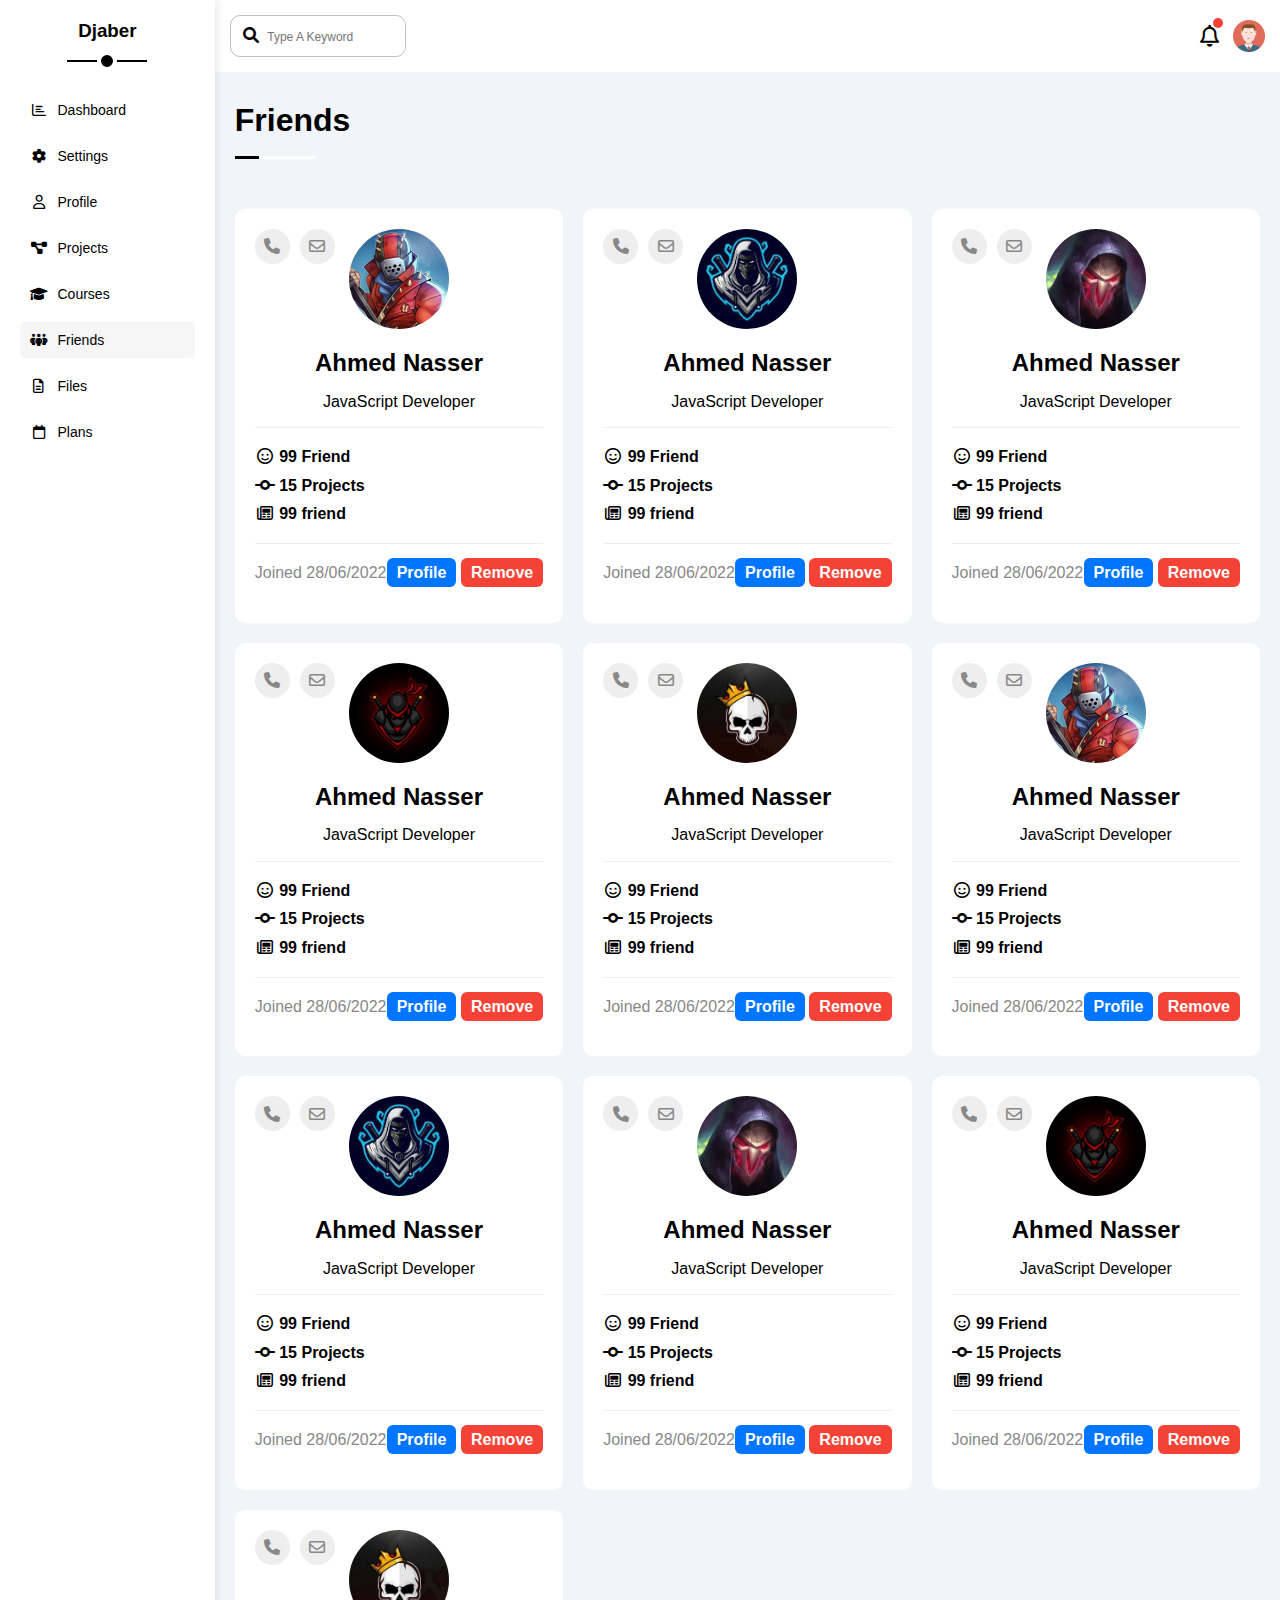
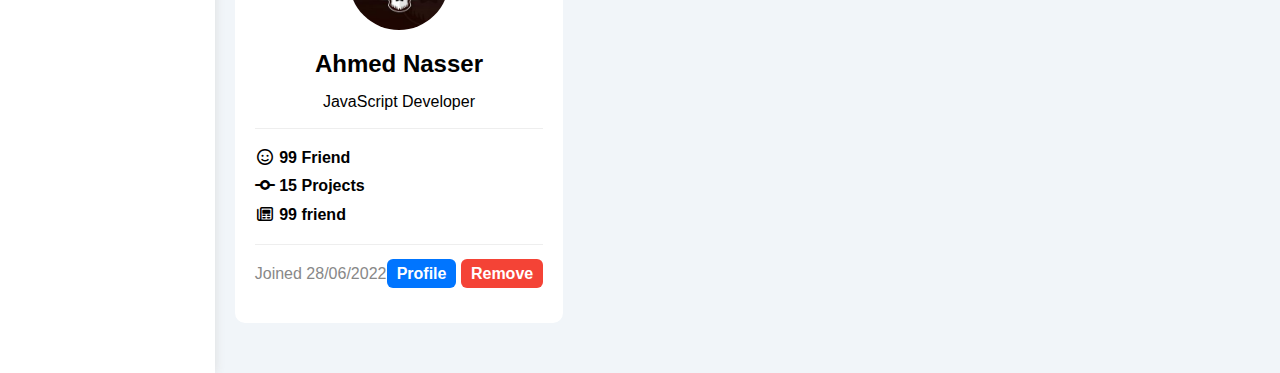
<file: friends.html>
<html lang="en">
  <head>
    <meta charset="UTF-8" />
    <meta http-equiv="X-UA-Compatible" content="IE=edge" />
    <meta name="viewport" content="width=device-width, initial-scale=1.0" />
    <!-- index css -->
    <link rel="stylesheet" href="css/all.min.css" />
    <link rel="stylesheet" href="css/normalize.css" />
    <link rel="stylesheet" href="./css/framework.css" />
    <link rel="stylesheet" href="css/index.css" />
    <title>Friends</title>
  </head>
  <body>
    <div class="page">
      <div class="page d-flex">
        <!-------------------------------------------
                            side bar                  
        -------------------------------------------->
        <div class="sidebar bg-white p-20 p-relative">
          <h3 class="p-relative txt-c mt-0">Djaber</h3>
          <ul class="p-0 list-none">
            <li>
              <a
                href="index.html"
                class="d-flex align-center fs-14 c-black rad-6 p-10">
                <i class="fa-regular fa-chart-bar fa-fw"></i>
                <span>Dashboard</span>
              </a>
            </li>
            <li>
              <a
                href="settings.html"
                class="d-flex align-center fs-14 c-black rad-6 p-10">
                <i class="fa-solid fa-gear fa-fw"></i>
                <span>Settings</span>
              </a>
            </li>
            <li>
              <a
                href="profile.html"
                class="d-flex align-center fs-14 c-black rad-6 p-10">
                <i class="fa-regular fa-user fa-fw"></i>
                <span>Profile</span>
              </a>
            </li>
            <li>
              <a
                href="projects.html"
                class="d-flex align-center fs-14 c-black rad-6 p-10">
                <i class="fa-solid fa-diagram-project fa-fw"></i>
                <span>Projects</span>
              </a>
            </li>
            <li>
              <a
                href="courses.html"
                class="d-flex align-center fs-14 c-black rad-6 p-10">
                <i class="fa-solid fa-graduation-cap fa-fw"></i>
                <span>Courses</span>
              </a>
            </li>
            <li>
              <a
                href="friends.html"
                class="active d-flex align-center fs-14 c-black rad-6 p-10">
                <i class="fa-solid fa-people-group fa-fw"></i>
                <span>Friends</span>
              </a>
            </li>
            <li>
              <a
                href="files.html"
                class="d-flex align-center fs-14 c-black rad-6 p-10">
                <i class="fa-regular fa-file-alt fa-fw"></i>
                <span>Files</span>
              </a>
            </li>
            <li>
              <a
                href="plans.html"
                class="d-flex align-center fs-14 c-black rad-6 p-10">
                <i class="fa-regular fa-calendar fa-fw"></i>
                <span>Plans </span>
              </a>
            </li>
          </ul>
        </div>
        <!-------------------------------------------
                            Content                  
        -------------------------------------------->
        <div class="content f-w pb-30">
          <!-------------------------------------------
                              head                  
          -------------------------------------------->
          <div class="head d-flex bg-white f-w align-center">
            <div class="left p-10">
              <i class="fa-solid fa-search fa-fw"></i>
              <input
                class="search"
                type="search"
                name="search"
                id="search"
                placeholder="Type A Keyword" />
            </div>
            <div class="right d-flex align-center">
              <i class="fa-regular fa-bell fa-fw p-relative"></i>
              <img
                src="imgs/avatar.png"
                alt=""
                width="32"
                height="32"
                loading="lazy"
                async="async" />
            </div>
          </div>
          <!-------------------------------------------
                              friends                  
          -------------------------------------------->
          <div>
            <h1 class="title">Friends</h1>
          </div>
          <div class="friends-wrapper m-wra">
            <div class="friend rad-10 bg-white p-20">
              <div class="top txt-c">
                <img
                  src="imgs/friend-01.jpg"
                  alt="friend"
                  width="100"
                  height="100"
                  loading="lazy"
                  aria-hidden="true"
                  async="async" />
                <h2 class="mt-20">Ahmed Nasser</h2>
                <p>JavaScript Developer</p>
              </div>
              <div class="info pt-20 pb-20">
                <div>
                  <i class="fa-face-smile fa-regular fa-fw"></i>
                  <span class="bold">99 Friend</span>
                </div>
                <div class="mt-10">
                  <i class="fa-code-commit fa-solid fa-fw"></i>
                  <span class="bold">15 Projects</span>
                </div>
                <div class="mt-10">
                  <i class="fa-newspaper fa-regular fa-fw"></i>
                  <span class="bold">99 friend</span>
                </div>
              </div>
              <div class="pt-20 pb-20 bottom flex-between">
                <span class="c-grey">Joined 28/06/2022</span>
                <div>
                  <span class="btn bg-blue c-white">Profile</span>
                  <span class="btn bg-red c-white">Remove</span>
                </div>
              </div>
            </div>
            <div class="friend rad-10 bg-white p-20">
              <div class="top txt-c">
                <img
                  src="imgs/friend-02.jpg"
                  alt="friend"
                  width="100"
                  height="100"
                  loading="lazy"
                  aria-hidden="true"
                  async="async" />
                <h2 class="mt-20">Ahmed Nasser</h2>
                <p>JavaScript Developer</p>
              </div>
              <div class="info pt-20 pb-20">
                <div>
                  <i class="fa-face-smile fa-regular fa-fw"></i>
                  <span class="bold">99 Friend</span>
                </div>
                <div class="mt-10">
                  <i class="fa-code-commit fa-solid fa-fw"></i>
                  <span class="bold">15 Projects</span>
                </div>
                <div class="mt-10">
                  <i class="fa-newspaper fa-regular fa-fw"></i>
                  <span class="bold">99 friend</span>
                </div>
              </div>
              <div class="pt-20 pb-20 bottom flex-between">
                <span class="c-grey">Joined 28/06/2022</span>
                <div>
                  <span class="btn bg-blue c-white">Profile</span>
                  <span class="btn bg-red c-white">Remove</span>
                </div>
              </div>
            </div>
            <div class="friend rad-10 bg-white p-20">
              <div class="top txt-c">
                <img
                  src="imgs/friend-03.jpg"
                  alt="friend"
                  width="100"
                  height="100"
                  loading="lazy"
                  aria-hidden="true"
                  async="async" />
                <h2 class="mt-20">Ahmed Nasser</h2>
                <p>JavaScript Developer</p>
              </div>
              <div class="info pt-20 pb-20">
                <div>
                  <i class="fa-face-smile fa-regular fa-fw"></i>
                  <span class="bold">99 Friend</span>
                </div>
                <div class="mt-10">
                  <i class="fa-code-commit fa-solid fa-fw"></i>
                  <span class="bold">15 Projects</span>
                </div>
                <div class="mt-10">
                  <i class="fa-newspaper fa-regular fa-fw"></i>
                  <span class="bold">99 friend</span>
                </div>
              </div>
              <div class="pt-20 pb-20 bottom flex-between">
                <span class="c-grey">Joined 28/06/2022</span>
                <div>
                  <span class="btn bg-blue c-white">Profile</span>
                  <span class="btn bg-red c-white">Remove</span>
                </div>
              </div>
            </div>
            <div class="friend rad-10 bg-white p-20">
              <div class="top txt-c">
                <img
                  src="imgs/friend-04.jpg"
                  alt="friend"
                  width="100"
                  height="100"
                  loading="lazy"
                  aria-hidden="true"
                  async="async" />
                <h2 class="mt-20">Ahmed Nasser</h2>
                <p>JavaScript Developer</p>
              </div>
              <div class="info pt-20 pb-20">
                <div>
                  <i class="fa-face-smile fa-regular fa-fw"></i>
                  <span class="bold">99 Friend</span>
                </div>
                <div class="mt-10">
                  <i class="fa-code-commit fa-solid fa-fw"></i>
                  <span class="bold">15 Projects</span>
                </div>
                <div class="mt-10">
                  <i class="fa-newspaper fa-regular fa-fw"></i>
                  <span class="bold">99 friend</span>
                </div>
              </div>
              <div class="pt-20 pb-20 bottom flex-between">
                <span class="c-grey">Joined 28/06/2022</span>
                <div>
                  <span class="btn bg-blue c-white">Profile</span>
                  <span class="btn bg-red c-white">Remove</span>
                </div>
              </div>
            </div>
            <div class="friend rad-10 bg-white p-20">
              <div class="top txt-c">
                <img
                  src="imgs/friend-05.jpg"
                  alt="friend"
                  width="100"
                  height="100"
                  loading="lazy"
                  aria-hidden="true"
                  async="async" />
                <h2 class="mt-20">Ahmed Nasser</h2>
                <p>JavaScript Developer</p>
              </div>
              <div class="info pt-20 pb-20">
                <div>
                  <i class="fa-face-smile fa-regular fa-fw"></i>
                  <span class="bold">99 Friend</span>
                </div>
                <div class="mt-10">
                  <i class="fa-code-commit fa-solid fa-fw"></i>
                  <span class="bold">15 Projects</span>
                </div>
                <div class="mt-10">
                  <i class="fa-newspaper fa-regular fa-fw"></i>
                  <span class="bold">99 friend</span>
                </div>
              </div>
              <div class="pt-20 pb-20 bottom flex-between">
                <span class="c-grey">Joined 28/06/2022</span>
                <div>
                  <span class="btn bg-blue c-white">Profile</span>
                  <span class="btn bg-red c-white">Remove</span>
                </div>
              </div>
            </div>
            <div class="friend rad-10 bg-white p-20">
              <div class="top txt-c">
                <img
                  src="imgs/friend-01.jpg"
                  alt="friend"
                  width="100"
                  height="100"
                  loading="lazy"
                  aria-hidden="true"
                  async="async" />
                <h2 class="mt-20">Ahmed Nasser</h2>
                <p>JavaScript Developer</p>
              </div>
              <div class="info pt-20 pb-20">
                <div>
                  <i class="fa-face-smile fa-regular fa-fw"></i>
                  <span class="bold">99 Friend</span>
                </div>
                <div class="mt-10">
                  <i class="fa-code-commit fa-solid fa-fw"></i>
                  <span class="bold">15 Projects</span>
                </div>
                <div class="mt-10">
                  <i class="fa-newspaper fa-regular fa-fw"></i>
                  <span class="bold">99 friend</span>
                </div>
              </div>
              <div class="pt-20 pb-20 bottom flex-between">
                <span class="c-grey">Joined 28/06/2022</span>
                <div>
                  <span class="btn bg-blue c-white">Profile</span>
                  <span class="btn bg-red c-white">Remove</span>
                </div>
              </div>
            </div>
            <div class="friend rad-10 bg-white p-20">
              <div class="top txt-c">
                <img
                  src="imgs/friend-02.jpg"
                  alt="friend"
                  width="100"
                  height="100"
                  loading="lazy"
                  aria-hidden="true"
                  async="async" />
                <h2 class="mt-20">Ahmed Nasser</h2>
                <p>JavaScript Developer</p>
              </div>
              <div class="info pt-20 pb-20">
                <div>
                  <i class="fa-face-smile fa-regular fa-fw"></i>
                  <span class="bold">99 Friend</span>
                </div>
                <div class="mt-10">
                  <i class="fa-code-commit fa-solid fa-fw"></i>
                  <span class="bold">15 Projects</span>
                </div>
                <div class="mt-10">
                  <i class="fa-newspaper fa-regular fa-fw"></i>
                  <span class="bold">99 friend</span>
                </div>
              </div>
              <div class="pt-20 pb-20 bottom flex-between">
                <span class="c-grey">Joined 28/06/2022</span>
                <div>
                  <span class="btn bg-blue c-white">Profile</span>
                  <span class="btn bg-red c-white">Remove</span>
                </div>
              </div>
            </div>
            <div class="friend rad-10 bg-white p-20">
              <div class="top txt-c">
                <img
                  src="imgs/friend-03.jpg"
                  alt="friend"
                  width="100"
                  height="100"
                  loading="lazy"
                  aria-hidden="true"
                  async="async" />
                <h2 class="mt-20">Ahmed Nasser</h2>
                <p>JavaScript Developer</p>
              </div>
              <div class="info pt-20 pb-20">
                <div>
                  <i class="fa-face-smile fa-regular fa-fw"></i>
                  <span class="bold">99 Friend</span>
                </div>
                <div class="mt-10">
                  <i class="fa-code-commit fa-solid fa-fw"></i>
                  <span class="bold">15 Projects</span>
                </div>
                <div class="mt-10">
                  <i class="fa-newspaper fa-regular fa-fw"></i>
                  <span class="bold">99 friend</span>
                </div>
              </div>
              <div class="pt-20 pb-20 bottom flex-between">
                <span class="c-grey">Joined 28/06/2022</span>
                <div>
                  <span class="btn bg-blue c-white">Profile</span>
                  <span class="btn bg-red c-white">Remove</span>
                </div>
              </div>
            </div>
            <div class="friend rad-10 bg-white p-20">
              <div class="top txt-c">
                <img
                  src="imgs/friend-04.jpg"
                  alt="friend"
                  width="100"
                  height="100"
                  loading="lazy"
                  aria-hidden="true"
                  async="async" />
                <h2 class="mt-20">Ahmed Nasser</h2>
                <p>JavaScript Developer</p>
              </div>
              <div class="info pt-20 pb-20">
                <div>
                  <i class="fa-face-smile fa-regular fa-fw"></i>
                  <span class="bold">99 Friend</span>
                </div>
                <div class="mt-10">
                  <i class="fa-code-commit fa-solid fa-fw"></i>
                  <span class="bold">15 Projects</span>
                </div>
                <div class="mt-10">
                  <i class="fa-newspaper fa-regular fa-fw"></i>
                  <span class="bold">99 friend</span>
                </div>
              </div>
              <div class="pt-20 pb-20 bottom flex-between">
                <span class="c-grey">Joined 28/06/2022</span>
                <div>
                  <span class="btn bg-blue c-white">Profile</span>
                  <span class="btn bg-red c-white">Remove</span>
                </div>
              </div>
            </div>
            <div class="friend rad-10 bg-white p-20">
              <div class="top txt-c">
                <img
                  src="imgs/friend-05.jpg"
                  alt="friend"
                  width="100"
                  height="100"
                  loading="lazy"
                  aria-hidden="true"
                  async="async" />
                <h2 class="mt-20">Ahmed Nasser</h2>
                <p>JavaScript Developer</p>
              </div>
              <div class="info pt-20 pb-20">
                <div>
                  <i class="fa-face-smile fa-regular fa-fw"></i>
                  <span class="bold">99 Friend</span>
                </div>
                <div class="mt-10">
                  <i class="fa-code-commit fa-solid fa-fw"></i>
                  <span class="bold">15 Projects</span>
                </div>
                <div class="mt-10">
                  <i class="fa-newspaper fa-regular fa-fw"></i>
                  <span class="bold">99 friend</span>
                </div>
              </div>
              <div class="pt-20 pb-20 bottom flex-between">
                <span class="c-grey">Joined 28/06/2022</span>
                <div>
                  <span class="btn bg-blue c-white">Profile</span>
                  <span class="btn bg-red c-white">Remove</span>
                </div>
              </div>
            </div>
          </div>
        </div>
      </div>
    </div>
  </body>
</html>
</file>
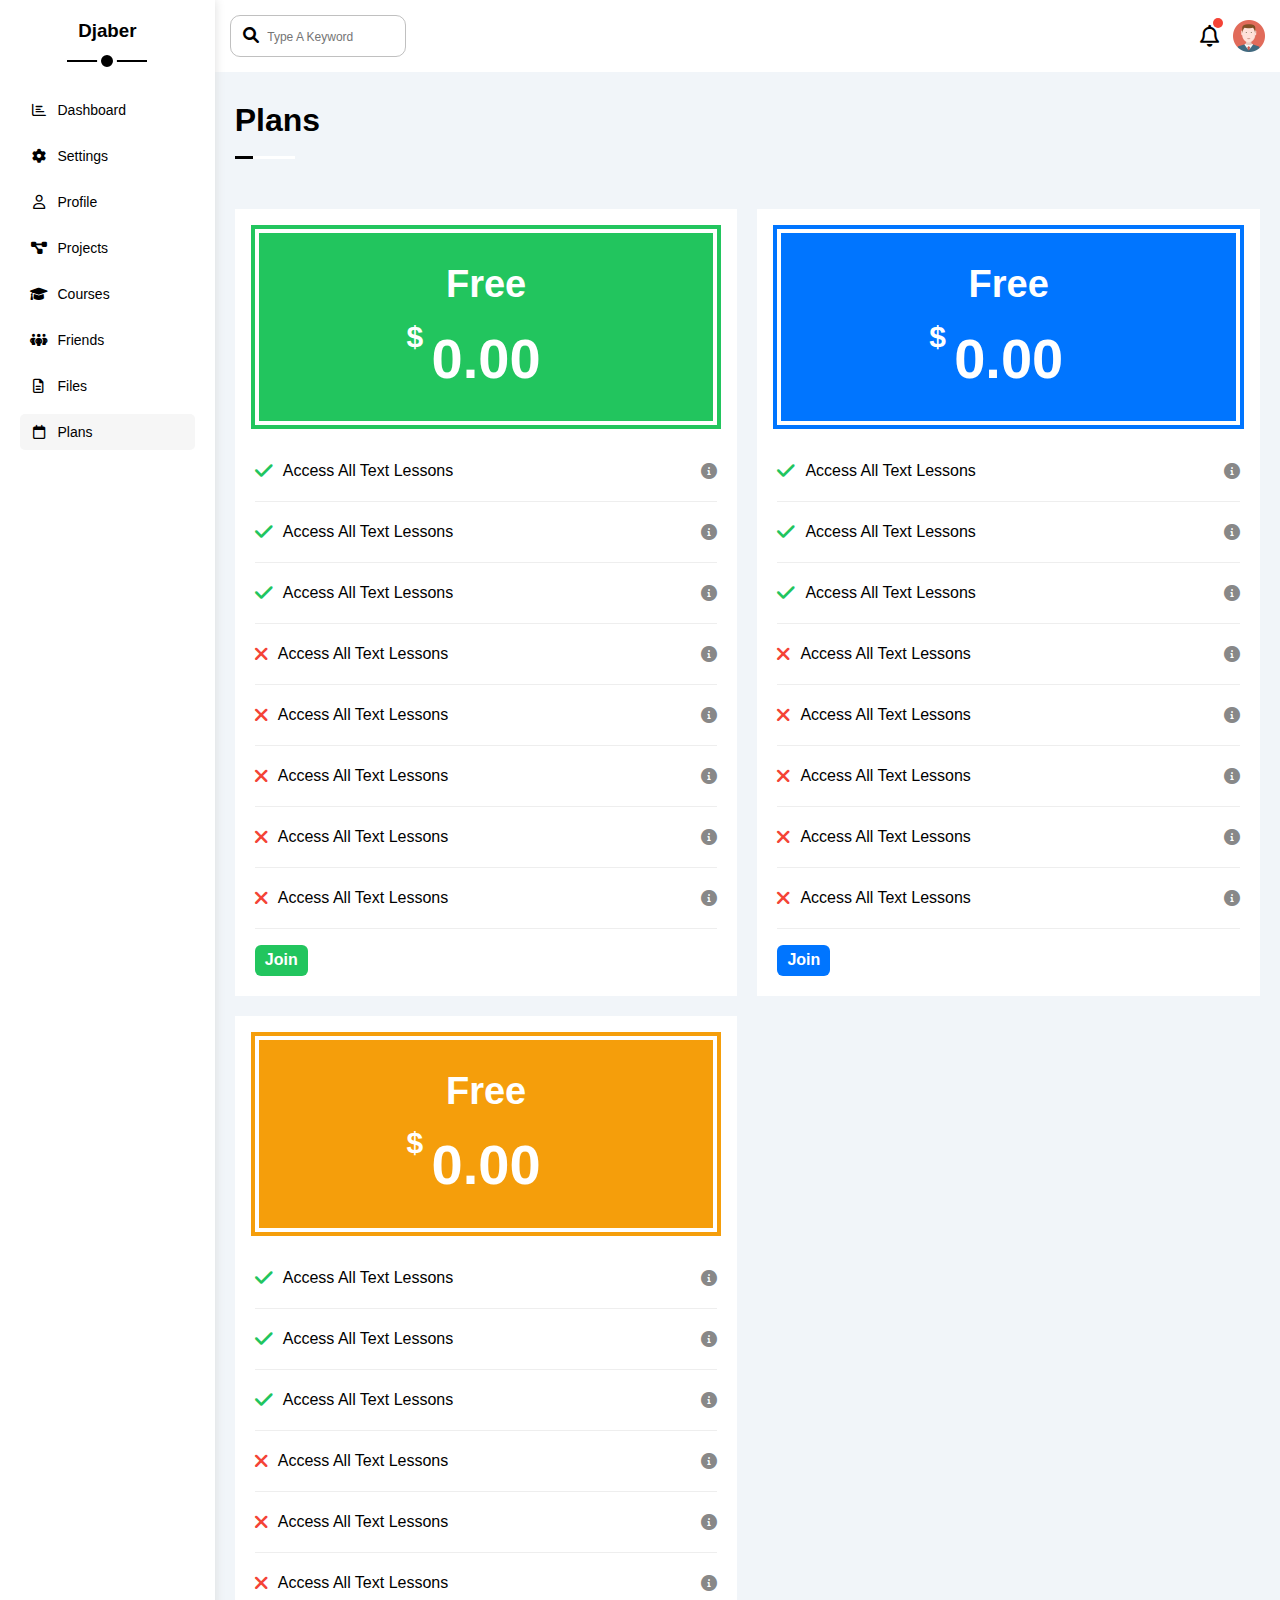
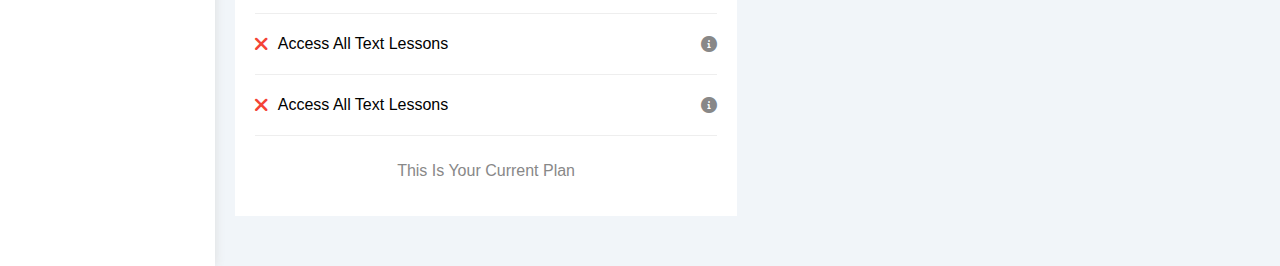
<file: plans.html>
<html lang="en">
  <head>
    <meta charset="UTF-8" />
    <meta http-equiv="X-UA-Compatible" content="IE=edge" />
    <meta name="viewport" content="width=device-width, initial-scale=1.0" />
    <!-- index css -->
    <link rel="stylesheet" href="css/all.min.css" />
    <link rel="stylesheet" href="css/normalize.css" />
    <link rel="stylesheet" href="./css/framework.css" />
    <link rel="stylesheet" href="css/index.css" />
    <title>Plans</title>
  </head>
  <body>
    <div class="page">
      <div class="page d-flex">
        <!-------------------------------------------
                            side bar                  
        -------------------------------------------->
        <div class="sidebar bg-white p-20 p-relative">
          <h3 class="p-relative txt-c mt-0">Djaber</h3>
          <ul class="p-0 list-none">
            <li>
              <a
                href="index.html"
                class="d-flex align-center fs-14 c-black rad-6 p-10">
                <i class="fa-regular fa-chart-bar fa-fw"></i>
                <span>Dashboard</span>
              </a>
            </li>
            <li>
              <a
                href="settings.html"
                class="d-flex align-center fs-14 c-black rad-6 p-10">
                <i class="fa-solid fa-gear fa-fw"></i>
                <span>Settings</span>
              </a>
            </li>
            <li>
              <a
                href="profile.html"
                class="d-flex align-center fs-14 c-black rad-6 p-10">
                <i class="fa-regular fa-user fa-fw"></i>
                <span>Profile</span>
              </a>
            </li>
            <li>
              <a
                href="projects.html"
                class="d-flex align-center fs-14 c-black rad-6 p-10">
                <i class="fa-solid fa-diagram-project fa-fw"></i>
                <span>Projects</span>
              </a>
            </li>
            <li>
              <a
                href="courses.html"
                class="d-flex align-center fs-14 c-black rad-6 p-10">
                <i class="fa-solid fa-graduation-cap fa-fw"></i>
                <span>Courses</span>
              </a>
            </li>
            <li>
              <a
                href="friends.html"
                class="d-flex align-center fs-14 c-black rad-6 p-10">
                <i class="fa-solid fa-people-group fa-fw"></i>
                <span>Friends</span>
              </a>
            </li>
            <li>
              <a
                href="files.html"
                class="d-flex align-center fs-14 c-black rad-6 p-10">
                <i class="fa-regular fa-file-alt fa-fw"></i>
                <span>Files</span>
              </a>
            </li>
            <li>
              <a
                href="plans.html"
                class="active d-flex align-center fs-14 c-black rad-6 p-10">
                <i class="fa-regular fa-calendar fa-fw"></i>
                <span>Plans </span>
              </a>
            </li>
          </ul>
        </div>
        <!-------------------------------------------
                            Content                  
        -------------------------------------------->
        <div class="content f-w pb-30">
          <!-------------------------------------------
                              head                  
          -------------------------------------------->
          <div class="head d-flex bg-white f-w align-center">
            <div class="left p-10">
              <i class="fa-solid fa-search fa-fw"></i>
              <input
                class="search"
                type="search"
                name="search"
                id="search"
                placeholder="Type A Keyword" />
            </div>
            <div class="right d-flex align-center">
              <i class="fa-regular fa-bell fa-fw p-relative"></i>
              <img
                src="imgs/avatar.png"
                alt=""
                width="32"
                height="32"
                loading="lazy"
                async="async" />
            </div>
          </div>
          <!-------------------------------------------
                              Files                  
          -------------------------------------------->
          <div>
            <h1 class="title">Plans</h1>
          </div>
          <div class="plans-wrapper m-wra">
            <div class="plan p-20 bg-white">
              <div class="top bg-green txt-c">
                <h2 class="c-white">Free</h2>
                <span class="c-white"><sup>$</sup>0.00</span>
              </div>
              <ul class="f-w">
                <li class="txt-capitalize pt-20 pb-20">
                  <i class="fa-check fa-solid yes"></i>
                  Access All Text Lessons
                  <i class="fa-circle-info fa-solid help"></i>
                </li>
                <li class="txt-capitalize pt-20 pb-20">
                  <i class="fa-check fa-solid yes"></i>
                  Access All Text Lessons
                  <i class="fa-circle-info fa-solid help"></i>
                </li>
                <li class="txt-capitalize pt-20 pb-20">
                  <i class="fa-check fa-solid yes"></i>
                  Access All Text Lessons
                  <i class="fa-circle-info fa-solid help"></i>
                </li>
                <li class="txt-capitalize pt-20 pb-20">
                  <i class="fa-xmark fa-solid no"></i>
                  Access All Text Lessons
                  <i class="fa-circle-info fa-solid help"></i>
                </li>
                <li class="txt-capitalize pt-20 pb-20">
                  <i class="fa-xmark fa-solid no"></i>
                  Access All Text Lessons
                  <i class="fa-circle-info fa-solid help"></i>
                </li>
                <li class="txt-capitalize pt-20 pb-20">
                  <i class="fa-xmark fa-solid no"></i>
                  Access All Text Lessons
                  <i class="fa-circle-info fa-solid help"></i>
                </li>
                <li class="txt-capitalize pt-20 pb-20">
                  <i class="fa-xmark fa-solid no"></i>
                  Access All Text Lessons
                  <i class="fa-circle-info fa-solid help"></i>
                </li>
                <li class="txt-capitalize pt-20 pb-20">
                  <i class="fa-xmark fa-solid no"></i>
                  Access All Text Lessons
                  <i class="fa-circle-info fa-solid help"></i>
                </li>
              </ul>
              <a href="#" class="bottom d-block btn c-white bg-green">Join</a>
            </div>
            <div class="plan p-20 bg-white">
              <div class="top bg-blue txt-c">
                <h2 class="c-white">Free</h2>
                <span class="c-white"><sup>$</sup>0.00</span>
              </div>
              <ul class="f-w">
                <li class="txt-capitalize pt-20 pb-20">
                  <i class="fa-check fa-solid yes"></i>
                  Access All Text Lessons
                  <i class="fa-circle-info fa-solid help"></i>
                </li>
                <li class="txt-capitalize pt-20 pb-20">
                  <i class="fa-check fa-solid yes"></i>
                  Access All Text Lessons
                  <i class="fa-circle-info fa-solid help"></i>
                </li>
                <li class="txt-capitalize pt-20 pb-20">
                  <i class="fa-check fa-solid yes"></i>
                  Access All Text Lessons
                  <i class="fa-circle-info fa-solid help"></i>
                </li>
                <li class="txt-capitalize pt-20 pb-20">
                  <i class="fa-xmark fa-solid no"></i>
                  Access All Text Lessons
                  <i class="fa-circle-info fa-solid help"></i>
                </li>
                <li class="txt-capitalize pt-20 pb-20">
                  <i class="fa-xmark fa-solid no"></i>
                  Access All Text Lessons
                  <i class="fa-circle-info fa-solid help"></i>
                </li>
                <li class="txt-capitalize pt-20 pb-20">
                  <i class="fa-xmark fa-solid no"></i>
                  Access All Text Lessons
                  <i class="fa-circle-info fa-solid help"></i>
                </li>
                <li class="txt-capitalize pt-20 pb-20">
                  <i class="fa-xmark fa-solid no"></i>
                  Access All Text Lessons
                  <i class="fa-circle-info fa-solid help"></i>
                </li>
                <li class="txt-capitalize pt-20 pb-20">
                  <i class="fa-xmark fa-solid no"></i>
                  Access All Text Lessons
                  <i class="fa-circle-info fa-solid help"></i>
                </li>
              </ul>
              <a href="#" class="bottom d-block btn c-white bg-blue">Join</a>
            </div>
            <div class="plan p-20 bg-white">
              <div class="top bg-yellow txt-c">
                <h2 class="c-white">Free</h2>
                <span class="c-white"><sup>$</sup>0.00</span>
              </div>
              <ul class="f-w">
                <li class="txt-capitalize pt-20 pb-20">
                  <i class="fa-check fa-solid yes"></i>
                  Access All Text Lessons
                  <i class="fa-circle-info fa-solid help"></i>
                </li>
                <li class="txt-capitalize pt-20 pb-20">
                  <i class="fa-check fa-solid yes"></i>
                  Access All Text Lessons
                  <i class="fa-circle-info fa-solid help"></i>
                </li>
                <li class="txt-capitalize pt-20 pb-20">
                  <i class="fa-check fa-solid yes"></i>
                  Access All Text Lessons
                  <i class="fa-circle-info fa-solid help"></i>
                </li>
                <li class="txt-capitalize pt-20 pb-20">
                  <i class="fa-xmark fa-solid no"></i>
                  Access All Text Lessons
                  <i class="fa-circle-info fa-solid help"></i>
                </li>
                <li class="txt-capitalize pt-20 pb-20">
                  <i class="fa-xmark fa-solid no"></i>
                  Access All Text Lessons
                  <i class="fa-circle-info fa-solid help"></i>
                </li>
                <li class="txt-capitalize pt-20 pb-20">
                  <i class="fa-xmark fa-solid no"></i>
                  Access All Text Lessons
                  <i class="fa-circle-info fa-solid help"></i>
                </li>
                <li class="txt-capitalize pt-20 pb-20">
                  <i class="fa-xmark fa-solid no"></i>
                  Access All Text Lessons
                  <i class="fa-circle-info fa-solid help"></i>
                </li>
                <li class="txt-capitalize pt-20 pb-20">
                  <i class="fa-xmark fa-solid no"></i>
                  Access All Text Lessons
                  <i class="fa-circle-info fa-solid help"></i>
                </li>
              </ul>
              <p class="d-block txt-capitalize txt-c c-grey pt-10">
                this is your current plan
              </p>
            </div>
          </div>
        </div>
      </div>
    </div>
  </body>
</html>
</file>
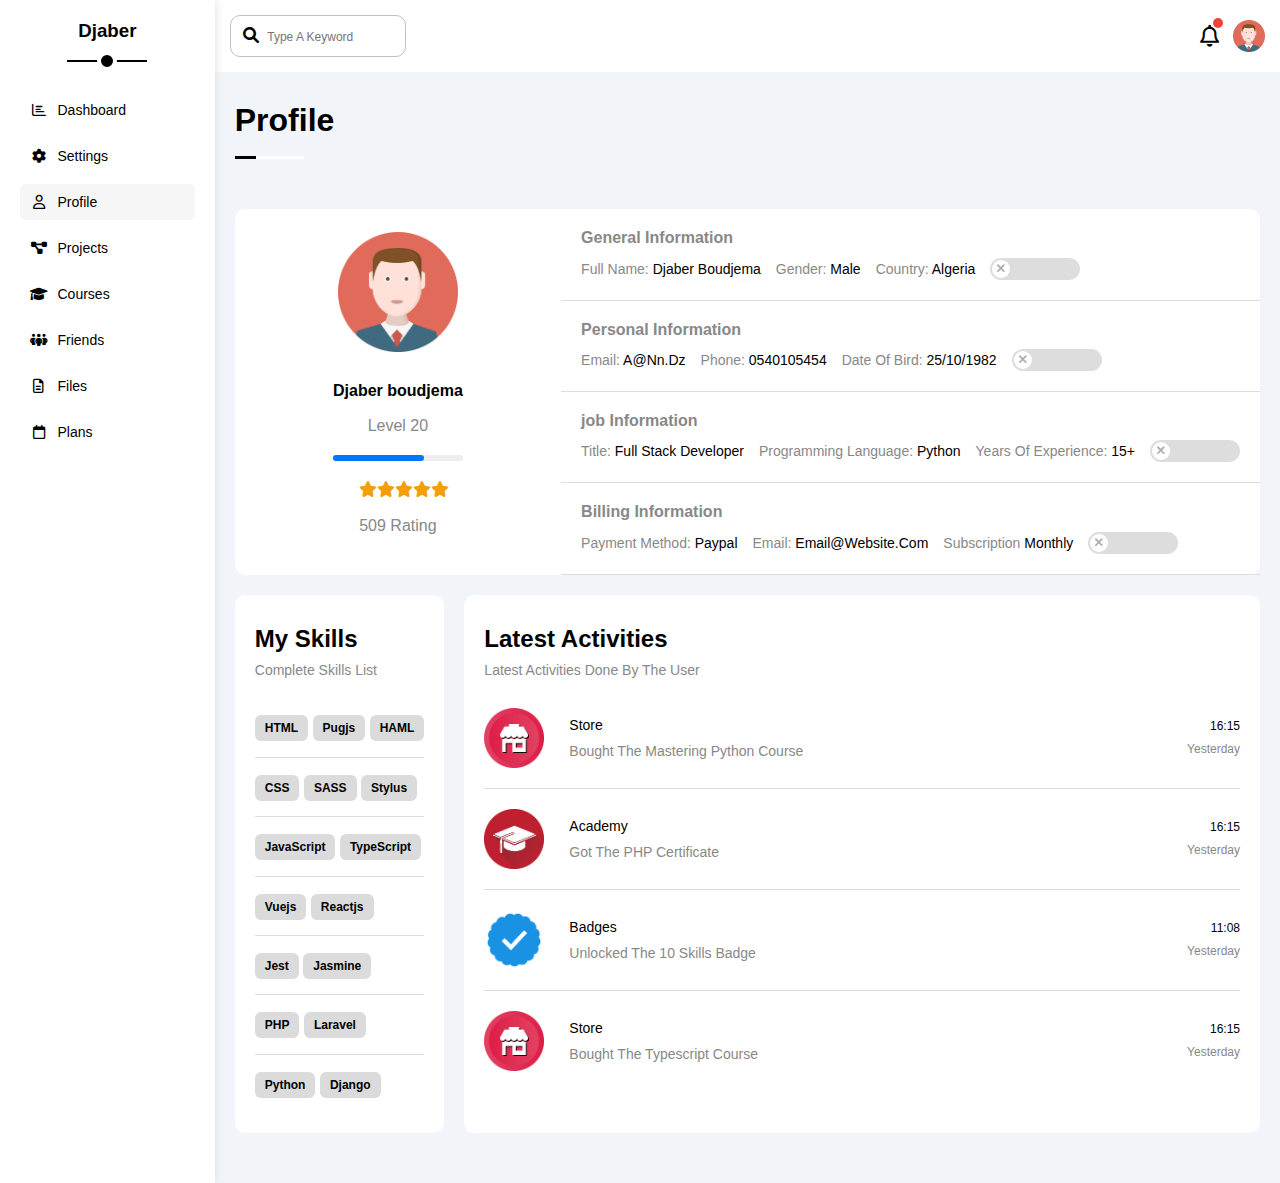
<file: Profile.html>
<html lang="en">
  <head>
    <meta charset="UTF-8" />
    <meta http-equiv="X-UA-Compatible" content="IE=edge" />
    <meta name="viewport" content="width=device-width, initial-scale=1.0" />
    <!-- index css -->
    <link rel="stylesheet" href="css/all.min.css" />
    <link rel="stylesheet" href="css/normalize.css" />
    <link rel="stylesheet" href="./css/framework.css" />
    <link rel="stylesheet" href="css/index.css" />
    <title>Profile</title>
  </head>
  <body>
    <div class="page">
      <div class="page d-flex">
        <!-------------------------------------------
                            side bar                  
        -------------------------------------------->
        <div class="sidebar bg-white p-20 p-relative">
          <h3 class="p-relative txt-c mt-0">Djaber</h3>
          <ul class="p-0 list-none">
            <li>
              <a
                href="index.html"
                class="d-flex align-center fs-14 c-black rad-6 p-10">
                <i class="fa-regular fa-chart-bar fa-fw"></i>
                <span>Dashboard</span>
              </a>
            </li>
            <li>
              <a
                href="settings.html"
                class="d-flex align-center fs-14 c-black rad-6 p-10">
                <i class="fa-solid fa-gear fa-fw"></i>
                <span>Settings</span>
              </a>
            </li>
            <li>
              <a
                href="profile.html"
                class="active d-flex align-center fs-14 c-black rad-6 p-10">
                <i class="fa-regular fa-user fa-fw"></i>
                <span>Profile</span>
              </a>
            </li>
            <li>
              <a
                href="projects.html"
                class="d-flex align-center fs-14 c-black rad-6 p-10">
                <i class="fa-solid fa-diagram-project fa-fw"></i>
                <span>Projects</span>
              </a>
            </li>
            <li>
              <a
                href="courses.html"
                class="d-flex align-center fs-14 c-black rad-6 p-10">
                <i class="fa-solid fa-graduation-cap fa-fw"></i>
                <span>Courses</span>
              </a>
            </li>
            <li>
              <a
                href="friends.html"
                class="d-flex align-center fs-14 c-black rad-6 p-10">
                <i class="fa-solid fa-people-group fa-fw"></i>
                <span>Friends</span>
              </a>
            </li>
            <li>
              <a
                href="files.html"
                class="d-flex align-center fs-14 c-black rad-6 p-10">
                <i class="fa-regular fa-file-alt fa-fw"></i>
                <span>Files</span>
              </a>
            </li>
            <li>
              <a
                href="plans.html"
                class="d-flex align-center fs-14 c-black rad-6 p-10">
                <i class="fa-regular fa-calendar fa-fw"></i>
                <span>Plans </span>
              </a>
            </li>
          </ul>
        </div>
        <!-------------------------------------------
                            Content                  
        -------------------------------------------->
        <div class="content f-w pb-30">
          <!-------------------------------------------
                              head                  
          -------------------------------------------->
          <div class="head d-flex bg-white f-w align-center">
            <div class="left p-10">
              <i class="fa-solid fa-search fa-fw"></i>
              <input
                class="search"
                type="search"
                name="search"
                id="search"
                placeholder="Type A Keyword" />
            </div>
            <div class="right d-flex align-center">
              <i class="fa-regular fa-bell fa-fw p-relative"></i>
              <img
                src="imgs/avatar.png"
                alt=""
                width="32"
                height="32"
                loading="lazy"
                async="async" />
            </div>
          </div>
          <!-------------------------------------------
                              Profile                  
          -------------------------------------------->
          <div>
            <h1 class="title">Profile</h1>
          </div>
          <div class="profile-wrapper-up d-flex bg-white rad-10 m-wra">
            <div class="profile txt-c p-20 m-auto">
              <img
                src="imgs/avatar.png"
                alt="profile"
                width="120"
                height="120"
                loading="lazy"
                aria-hidden="true"
                async="async"
                class="d-block m-auto" />
              <h2 class="mt-30">Djaber boudjema</h2>
              <p class="c-grey">Level 20</p>
              <div class="bar mt-20 mb-20">
                <div class="inside-bar"></div>
              </div>
              <div class="stars flex-between mb-20">
                <i class="fa-star fa-solid c-yellow"></i>
                <i class="fa-star fa-solid c-yellow"></i>
                <i class="fa-star fa-solid c-yellow"></i>
                <i class="fa-star fa-solid c-yellow"></i>
                <i class="fa-star fa-solid c-yellow"></i>
              </div>
              <p class="c-grey">509 Rating</p>
            </div>
            <div class="right">
              <div class="general p-20 txt-c-mobile">
                <h3 class="fs-16 c-grey">General Information</h3>
                <div class="mt-10 d-flex gap-10 fs-14">
                  <span class="txt-capitalize c-grey"
                    >Full Name:
                    <span class="c-black">Djaber Boudjema</span></span
                  >
                  <span class="txt-capitalize c-grey"
                    >Gender: <span class="c-black">Male</span></span
                  >
                  <span class="txt-capitalize c-grey"
                    >Country: <span class="c-black">Algeria</span></span
                  >

                  <label
                    ><input type="checkbox" name="switch" id="switch" />
                    <div class="switch"></div
                  ></label>
                </div>
              </div>
              <div class="personal p-20 txt-c-mobile">
                <h3 class="fs-16 c-grey">Personal Information</h3>
                <div class="mt-10 d-flex gap-10 fs-14">
                  <span class="txt-capitalize c-grey"
                    >email: <span class="c-black">a@nn.dz</span></span
                  >
                  <span class="txt-capitalize c-grey"
                    >Phone: <span class="c-black">0540105454</span></span
                  >
                  <span class="txt-capitalize c-grey"
                    >Date Of Bird: <span class="c-black">25/10/1982</span></span
                  >

                  <label
                    ><input type="checkbox" name="switch" id="switch" />
                    <div class="switch"></div
                  ></label>
                </div>
              </div>
              <div class="job p-20 txt-c-mobile">
                <h3 class="fs-16 c-grey">job Information</h3>
                <div class="mt-10 d-flex gap-10 fs-14">
                  <span class="txt-capitalize c-grey"
                    >title:
                    <span class="c-black">Full Stack Developer</span></span
                  >
                  <span class="txt-capitalize c-grey"
                    >Programming language:
                    <span class="c-black">Python</span></span
                  >
                  <span class="txt-capitalize c-grey"
                    >Years Of Experience: <span class="c-black">15+</span></span
                  >

                  <label
                    ><input type="checkbox" name="switch" id="switch" />
                    <div class="switch"></div
                  ></label>
                </div>
              </div>
              <div class="job p-20 txt-c-mobile">
                <h3 class="fs-16 c-grey">Billing Information</h3>
                <div class="mt-10 d-flex gap-10 fs-14">
                  <span class="txt-capitalize c-grey"
                    >Payment Method: <span class="c-black">Paypal</span></span
                  >
                  <span class="txt-capitalize c-grey"
                    >email: <span class="c-black">email@website.com</span></span
                  >
                  <span class="txt-capitalize c-grey"
                    >subscription <span class="c-black">monthly</span></span
                  >
                  <label
                    ><input type="checkbox" name="switch" id="switch" />
                    <div class="switch"></div
                  ></label>
                </div>
              </div>
            </div>
          </div>
          <div class="profile-wrapper-bottom d-flex gap-20 m-wra">
            <div class="my-skills txt-c-mobile bg-white rad-10 p-con">
              <h2>My Skills</h2>
              <p class="c-grey fs-14 mt-10">Complete Skills List</p>
              <div class="row mt-30 pt-10 pb-20 f-w">
                <span class="btn fs-12 bg-grey">HTML</span>
                <span class="btn fs-12 bg-grey">Pugjs</span>
                <span class="btn fs-12 bg-grey">HAML</span>
              </div>
              <div class="row pt-20 pb-20 f-w">
                <span class="btn fs-12 bg-grey">CSS</span>
                <span class="btn fs-12 bg-grey">SASS</span>
                <span class="btn fs-12 bg-grey">Stylus</span>
              </div>
              <div class="row pt-20 pb-20 f-w">
                <span class="btn fs-12 bg-grey">JavaScript</span>
                <span class="btn fs-12 bg-grey">TypeScript</span>
              </div>
              <div class="row pt-20 pb-20 f-w">
                <span class="btn fs-12 bg-grey">Vuejs</span>
                <span class="btn fs-12 bg-grey">Reactjs</span>
              </div>
              <div class="row pt-20 pb-20 f-w">
                <span class="btn fs-12 bg-grey">Jest</span>
                <span class="btn fs-12 bg-grey">Jasmine</span>
              </div>
              <div class="row pt-20 pb-20 f-w">
                <span class="btn fs-12 bg-grey">PHP</span>
                <span class="btn fs-12 bg-grey">Laravel</span>
              </div>
              <div class="row pt-20 pb-20 f-w">
                <span class="btn fs-12 bg-grey">Python</span>
                <span class="btn fs-12 bg-grey">Django</span>
              </div>
            </div>
            <div class="activities txt-c-mobile bg-white rad-10 p-con">
              <h2>Latest Activities</h2>
              <p class="c-grey mt-10 fs-14">
                Latest Activities Done By The User
              </p>
              <div class="activity d-flex align-center mt-20 pt-10 pb-20 f-w">
                <img
                  src="imgs/activity-01.png"
                  alt="store"
                  width="60"
                  height="60"
                  loading="lazy"
                  aria-hidden="true"
                  async="async"
                  class="d-inlineB block-mobile" />
                <div class="info">
                  <span class="fs-14"
                    >Store
                    <span class="d-block c-grey mt-10 txt-capitalize"
                      >bought the mastering python course</span
                    ></span
                  >
                </div>
                <div class="date">
                  <span class="fs-12"
                    >16:15
                    <span class="d-block c-grey mt-10 txt-capitalize"
                      >Yesterday</span
                    ></span
                  >
                </div>
              </div>
              <div class="activity d-flex align-center pt-20 pb-20 f-w">
                <img
                  src="imgs/activity-02.png"
                  alt="store"
                  width="60"
                  height="60"
                  loading="lazy"
                  aria-hidden="true"
                  async="async"
                  class="d-inlineB block-mobile" />
                <div class="info">
                  <span class="fs-14"
                    >Academy
                    <span class="d-block c-grey mt-10 txt-capitalize"
                      >Got the PHP certificate</span
                    ></span
                  >
                </div>
                <div class="date">
                  <span class="fs-12"
                    >16:15
                    <span class="d-block c-grey mt-10 txt-capitalize"
                      >Yesterday</span
                    ></span
                  >
                </div>
              </div>
              <div class="activity d-flex align-center pt-20 pb-20 f-w">
                <img
                  src="imgs/activity-03.png"
                  alt="store"
                  width="60"
                  height="60"
                  loading="lazy"
                  aria-hidden="true"
                  async="async"
                  class="d-inlineB block-mobile" />
                <div class="info">
                  <span class="fs-14"
                    >Badges
                    <span class="d-block c-grey mt-10 txt-capitalize"
                      >Unlocked the 10 skills badge</span
                    ></span
                  >
                </div>
                <div class="date">
                  <span class="fs-12"
                    >11:08
                    <span class="d-block c-grey mt-10 txt-capitalize"
                      >Yesterday</span
                    ></span
                  >
                </div>
              </div>
              <div class="activity d-flex align-center pt-20 pb-20 f-w">
                <img
                  src="imgs/activity-01.png"
                  alt="store"
                  width="60"
                  height="60"
                  loading="lazy"
                  aria-hidden="true"
                  async="async"
                  class="d-inlineB block-mobile" />
                <div class="info">
                  <span class="fs-14"
                    >Store
                    <span class="d-block c-grey mt-10 txt-capitalize"
                      >bought the Typescript course</span
                    ></span
                  >
                </div>
                <div class="date">
                  <span class="fs-12"
                    >16:15
                    <span class="d-block c-grey mt-10 txt-capitalize"
                      >Yesterday</span
                    ></span
                  >
                </div>
              </div>
            </div>
          </div>
        </div>
      </div>
    </div>
  </body>
</html>
</file>
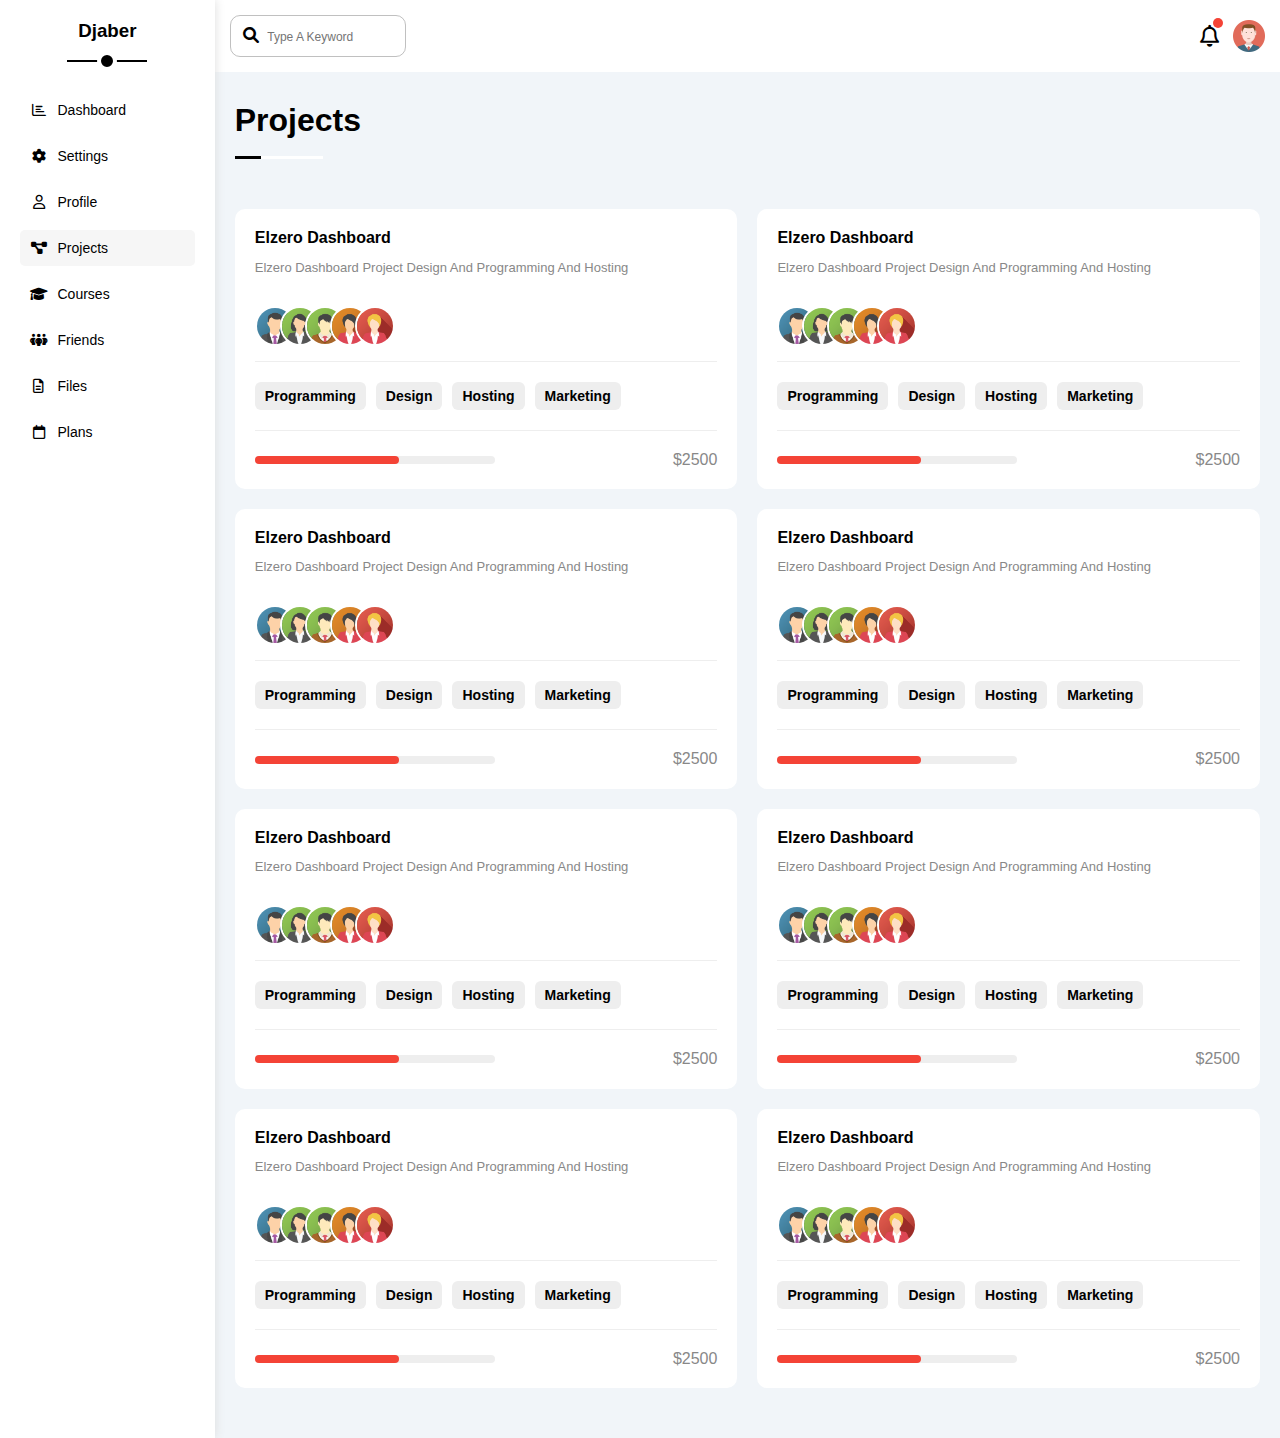
<file: projects.html>
<html lang="en">
  <head>
    <meta charset="UTF-8" />
    <meta http-equiv="X-UA-Compatible" content="IE=edge" />
    <meta name="viewport" content="width=device-width, initial-scale=1.0" />
    <!-- index css -->
    <link rel="stylesheet" href="css/all.min.css" />
    <link rel="stylesheet" href="css/normalize.css" />
    <link rel="stylesheet" href="./css/framework.css" />
    <link rel="stylesheet" href="css/index.css" />
    <title>Projects</title>
  </head>
  <body>
    <div class="page">
      <div class="page d-flex">
        <!-------------------------------------------
                            side bar                  
        -------------------------------------------->
        <div class="sidebar bg-white p-20 p-relative">
          <h3 class="p-relative txt-c mt-0">Djaber</h3>
          <ul class="p-0 list-none">
            <li>
              <a
                href="index.html"
                class="d-flex align-center fs-14 c-black rad-6 p-10">
                <i class="fa-regular fa-chart-bar fa-fw"></i>
                <span>Dashboard</span>
              </a>
            </li>
            <li>
              <a
                href="settings.html"
                class="d-flex align-center fs-14 c-black rad-6 p-10">
                <i class="fa-solid fa-gear fa-fw"></i>
                <span>Settings</span>
              </a>
            </li>
            <li>
              <a
                href="profile.html"
                class="d-flex align-center fs-14 c-black rad-6 p-10">
                <i class="fa-regular fa-user fa-fw"></i>
                <span>Profile</span>
              </a>
            </li>
            <li>
              <a
                href="projects.html"
                class="active d-flex align-center fs-14 c-black rad-6 p-10">
                <i class="fa-solid fa-diagram-project fa-fw"></i>
                <span>Projects</span>
              </a>
            </li>
            <li>
              <a
                href="courses.html"
                class="d-flex align-center fs-14 c-black rad-6 p-10">
                <i class="fa-solid fa-graduation-cap fa-fw"></i>
                <span>Courses</span>
              </a>
            </li>
            <li>
              <a
                href="friends.html"
                class="d-flex align-center fs-14 c-black rad-6 p-10">
                <i class="fa-solid fa-people-group fa-fw"></i>
                <span>Friends</span>
              </a>
            </li>
            <li>
              <a
                href="files.html"
                class="d-flex align-center fs-14 c-black rad-6 p-10">
                <i class="fa-regular fa-file-alt fa-fw"></i>
                <span>Files</span>
              </a>
            </li>
            <li>
              <a
                href="plans.html"
                class="d-flex align-center fs-14 c-black rad-6 p-10">
                <i class="fa-regular fa-calendar fa-fw"></i>
                <span>Plans </span>
              </a>
            </li>
          </ul>
        </div>
        <!-------------------------------------------
                            Content                  
        -------------------------------------------->
        <div class="content f-w pb-30">
          <!-------------------------------------------
                              head                  
          -------------------------------------------->
          <div class="head d-flex bg-white f-w align-center">
            <div class="left p-10">
              <i class="fa-solid fa-search fa-fw"></i>
              <input
                class="search"
                type="search"
                name="search"
                id="search"
                placeholder="Type A Keyword" />
            </div>
            <div class="right d-flex align-center">
              <i class="fa-regular fa-bell fa-fw p-relative"></i>
              <img
                src="imgs/avatar.png"
                alt=""
                width="32"
                height="32"
                loading="lazy"
                async="async" />
            </div>
          </div>
          <!-------------------------------------------
                              Projects                  
          -------------------------------------------->
          <div>
            <h1 class="title">Projects</h1>
          </div>
          <div class="projects-wrapper gap-20 m-wra">
            <div class="project bg-white rad-10 p-20 p-relative">
              <h2>Elzero Dashboard</h2>
              <p class="txt-capitalize c-grey">
                elzero dashboard project design and programming and hosting
              </p>
              <div class="imgs mt-30">
                <img
                  src="imgs/team-01.png"
                  alt="team"
                  width="40"
                  height="40"
                  loading="lazy"
                  aria-hidden="true"
                  async="async" />
                <img
                  src="imgs/team-02.png"
                  alt="team"
                  width="40"
                  height="40"
                  loading="lazy"
                  aria-hidden="true"
                  async="async" />
                <img
                  src="imgs/team-03.png"
                  alt="team"
                  width="40"
                  height="40"
                  loading="lazy"
                  aria-hidden="true"
                  async="async" />
                <img
                  src="imgs/team-04.png"
                  alt="team"
                  width="40"
                  height="40"
                  loading="lazy"
                  aria-hidden="true"
                  async="async" />
                <img
                  src="imgs/team-05.png"
                  alt="team"
                  width="40"
                  height="40"
                  loading="lazy"
                  aria-hidden="true"
                  async="async" />
              </div>
              <div class="tags d-flex align-center gap-10">
                <span class="btn fs-14">Programming</span>
                <span class="btn fs-14">Design</span>
                <span class="btn fs-14">Hosting</span>
                <span class="btn fs-14">Marketing</span>
              </div>
              <div class="price pt-20 flex-between">
                <div class="bar">
                  <div class="inside-bar"></div>
                </div>
                <span class="c-grey">$2500</span>
              </div>
            </div>
            <div class="project bg-white rad-10 p-20 p-relative">
              <h2>Elzero Dashboard</h2>
              <p class="txt-capitalize c-grey">
                elzero dashboard project design and programming and hosting
              </p>
              <div class="imgs mt-30">
                <img
                  src="imgs/team-01.png"
                  alt="team"
                  width="40"
                  height="40"
                  loading="lazy"
                  aria-hidden="true"
                  async="async" />
                <img
                  src="imgs/team-02.png"
                  alt="team"
                  width="40"
                  height="40"
                  loading="lazy"
                  aria-hidden="true"
                  async="async" />
                <img
                  src="imgs/team-03.png"
                  alt="team"
                  width="40"
                  height="40"
                  loading="lazy"
                  aria-hidden="true"
                  async="async" />
                <img
                  src="imgs/team-04.png"
                  alt="team"
                  width="40"
                  height="40"
                  loading="lazy"
                  aria-hidden="true"
                  async="async" />
                <img
                  src="imgs/team-05.png"
                  alt="team"
                  width="40"
                  height="40"
                  loading="lazy"
                  aria-hidden="true"
                  async="async" />
              </div>
              <div class="tags d-flex align-center gap-10">
                <span class="btn fs-14">Programming</span>
                <span class="btn fs-14">Design</span>
                <span class="btn fs-14">Hosting</span>
                <span class="btn fs-14">Marketing</span>
              </div>
              <div class="price pt-20 flex-between">
                <div class="bar">
                  <div class="inside-bar"></div>
                </div>
                <span class="c-grey">$2500</span>
              </div>
            </div>
            <div class="project bg-white rad-10 p-20 p-relative">
              <h2>Elzero Dashboard</h2>
              <p class="txt-capitalize c-grey">
                elzero dashboard project design and programming and hosting
              </p>
              <div class="imgs mt-30">
                <img
                  src="imgs/team-01.png"
                  alt="team"
                  width="40"
                  height="40"
                  loading="lazy"
                  aria-hidden="true"
                  async="async" />
                <img
                  src="imgs/team-02.png"
                  alt="team"
                  width="40"
                  height="40"
                  loading="lazy"
                  aria-hidden="true"
                  async="async" />
                <img
                  src="imgs/team-03.png"
                  alt="team"
                  width="40"
                  height="40"
                  loading="lazy"
                  aria-hidden="true"
                  async="async" />
                <img
                  src="imgs/team-04.png"
                  alt="team"
                  width="40"
                  height="40"
                  loading="lazy"
                  aria-hidden="true"
                  async="async" />
                <img
                  src="imgs/team-05.png"
                  alt="team"
                  width="40"
                  height="40"
                  loading="lazy"
                  aria-hidden="true"
                  async="async" />
              </div>
              <div class="tags d-flex align-center gap-10">
                <span class="btn fs-14">Programming</span>
                <span class="btn fs-14">Design</span>
                <span class="btn fs-14">Hosting</span>
                <span class="btn fs-14">Marketing</span>
              </div>
              <div class="price pt-20 flex-between">
                <div class="bar">
                  <div class="inside-bar"></div>
                </div>
                <span class="c-grey">$2500</span>
              </div>
            </div>
            <div class="project bg-white rad-10 p-20 p-relative">
              <h2>Elzero Dashboard</h2>
              <p class="txt-capitalize c-grey">
                elzero dashboard project design and programming and hosting
              </p>
              <div class="imgs mt-30">
                <img
                  src="imgs/team-01.png"
                  alt="team"
                  width="40"
                  height="40"
                  loading="lazy"
                  aria-hidden="true"
                  async="async" />
                <img
                  src="imgs/team-02.png"
                  alt="team"
                  width="40"
                  height="40"
                  loading="lazy"
                  aria-hidden="true"
                  async="async" />
                <img
                  src="imgs/team-03.png"
                  alt="team"
                  width="40"
                  height="40"
                  loading="lazy"
                  aria-hidden="true"
                  async="async" />
                <img
                  src="imgs/team-04.png"
                  alt="team"
                  width="40"
                  height="40"
                  loading="lazy"
                  aria-hidden="true"
                  async="async" />
                <img
                  src="imgs/team-05.png"
                  alt="team"
                  width="40"
                  height="40"
                  loading="lazy"
                  aria-hidden="true"
                  async="async" />
              </div>
              <div class="tags d-flex align-center gap-10">
                <span class="btn fs-14">Programming</span>
                <span class="btn fs-14">Design</span>
                <span class="btn fs-14">Hosting</span>
                <span class="btn fs-14">Marketing</span>
              </div>
              <div class="price pt-20 flex-between">
                <div class="bar">
                  <div class="inside-bar"></div>
                </div>
                <span class="c-grey">$2500</span>
              </div>
            </div>
            <div class="project bg-white rad-10 p-20 p-relative">
              <h2>Elzero Dashboard</h2>
              <p class="txt-capitalize c-grey">
                elzero dashboard project design and programming and hosting
              </p>
              <div class="imgs mt-30">
                <img
                  src="imgs/team-01.png"
                  alt="team"
                  width="40"
                  height="40"
                  loading="lazy"
                  aria-hidden="true"
                  async="async" />
                <img
                  src="imgs/team-02.png"
                  alt="team"
                  width="40"
                  height="40"
                  loading="lazy"
                  aria-hidden="true"
                  async="async" />
                <img
                  src="imgs/team-03.png"
                  alt="team"
                  width="40"
                  height="40"
                  loading="lazy"
                  aria-hidden="true"
                  async="async" />
                <img
                  src="imgs/team-04.png"
                  alt="team"
                  width="40"
                  height="40"
                  loading="lazy"
                  aria-hidden="true"
                  async="async" />
                <img
                  src="imgs/team-05.png"
                  alt="team"
                  width="40"
                  height="40"
                  loading="lazy"
                  aria-hidden="true"
                  async="async" />
              </div>
              <div class="tags d-flex align-center gap-10">
                <span class="btn fs-14">Programming</span>
                <span class="btn fs-14">Design</span>
                <span class="btn fs-14">Hosting</span>
                <span class="btn fs-14">Marketing</span>
              </div>
              <div class="price pt-20 flex-between">
                <div class="bar">
                  <div class="inside-bar"></div>
                </div>
                <span class="c-grey">$2500</span>
              </div>
            </div>
            <div class="project bg-white rad-10 p-20 p-relative">
              <h2>Elzero Dashboard</h2>
              <p class="txt-capitalize c-grey">
                elzero dashboard project design and programming and hosting
              </p>
              <div class="imgs mt-30">
                <img
                  src="imgs/team-01.png"
                  alt="team"
                  width="40"
                  height="40"
                  loading="lazy"
                  aria-hidden="true"
                  async="async" />
                <img
                  src="imgs/team-02.png"
                  alt="team"
                  width="40"
                  height="40"
                  loading="lazy"
                  aria-hidden="true"
                  async="async" />
                <img
                  src="imgs/team-03.png"
                  alt="team"
                  width="40"
                  height="40"
                  loading="lazy"
                  aria-hidden="true"
                  async="async" />
                <img
                  src="imgs/team-04.png"
                  alt="team"
                  width="40"
                  height="40"
                  loading="lazy"
                  aria-hidden="true"
                  async="async" />
                <img
                  src="imgs/team-05.png"
                  alt="team"
                  width="40"
                  height="40"
                  loading="lazy"
                  aria-hidden="true"
                  async="async" />
              </div>
              <div class="tags d-flex align-center gap-10">
                <span class="btn fs-14">Programming</span>
                <span class="btn fs-14">Design</span>
                <span class="btn fs-14">Hosting</span>
                <span class="btn fs-14">Marketing</span>
              </div>
              <div class="price pt-20 flex-between">
                <div class="bar">
                  <div class="inside-bar"></div>
                </div>
                <span class="c-grey">$2500</span>
              </div>
            </div>
            <div class="project bg-white rad-10 p-20 p-relative">
              <h2>Elzero Dashboard</h2>
              <p class="txt-capitalize c-grey">
                elzero dashboard project design and programming and hosting
              </p>
              <div class="imgs mt-30">
                <img
                  src="imgs/team-01.png"
                  alt="team"
                  width="40"
                  height="40"
                  loading="lazy"
                  aria-hidden="true"
                  async="async" />
                <img
                  src="imgs/team-02.png"
                  alt="team"
                  width="40"
                  height="40"
                  loading="lazy"
                  aria-hidden="true"
                  async="async" />
                <img
                  src="imgs/team-03.png"
                  alt="team"
                  width="40"
                  height="40"
                  loading="lazy"
                  aria-hidden="true"
                  async="async" />
                <img
                  src="imgs/team-04.png"
                  alt="team"
                  width="40"
                  height="40"
                  loading="lazy"
                  aria-hidden="true"
                  async="async" />
                <img
                  src="imgs/team-05.png"
                  alt="team"
                  width="40"
                  height="40"
                  loading="lazy"
                  aria-hidden="true"
                  async="async" />
              </div>
              <div class="tags d-flex align-center gap-10">
                <span class="btn fs-14">Programming</span>
                <span class="btn fs-14">Design</span>
                <span class="btn fs-14">Hosting</span>
                <span class="btn fs-14">Marketing</span>
              </div>
              <div class="price pt-20 flex-between">
                <div class="bar">
                  <div class="inside-bar"></div>
                </div>
                <span class="c-grey">$2500</span>
              </div>
            </div>
            <div class="project bg-white rad-10 p-20 p-relative">
              <h2>Elzero Dashboard</h2>
              <p class="txt-capitalize c-grey">
                elzero dashboard project design and programming and hosting
              </p>
              <div class="imgs mt-30">
                <img
                  src="imgs/team-01.png"
                  alt="team"
                  width="40"
                  height="40"
                  loading="lazy"
                  aria-hidden="true"
                  async="async" />
                <img
                  src="imgs/team-02.png"
                  alt="team"
                  width="40"
                  height="40"
                  loading="lazy"
                  aria-hidden="true"
                  async="async" />
                <img
                  src="imgs/team-03.png"
                  alt="team"
                  width="40"
                  height="40"
                  loading="lazy"
                  aria-hidden="true"
                  async="async" />
                <img
                  src="imgs/team-04.png"
                  alt="team"
                  width="40"
                  height="40"
                  loading="lazy"
                  aria-hidden="true"
                  async="async" />
                <img
                  src="imgs/team-05.png"
                  alt="team"
                  width="40"
                  height="40"
                  loading="lazy"
                  aria-hidden="true"
                  async="async" />
              </div>
              <div class="tags d-flex align-center gap-10">
                <span class="btn fs-14">Programming</span>
                <span class="btn fs-14">Design</span>
                <span class="btn fs-14">Hosting</span>
                <span class="btn fs-14">Marketing</span>
              </div>
              <div class="price pt-20 flex-between">
                <div class="bar">
                  <div class="inside-bar"></div>
                </div>
                <span class="c-grey">$2500</span>
              </div>
            </div>
          </div>
        </div>
      </div>
    </div>
  </body>
</html>
</file>
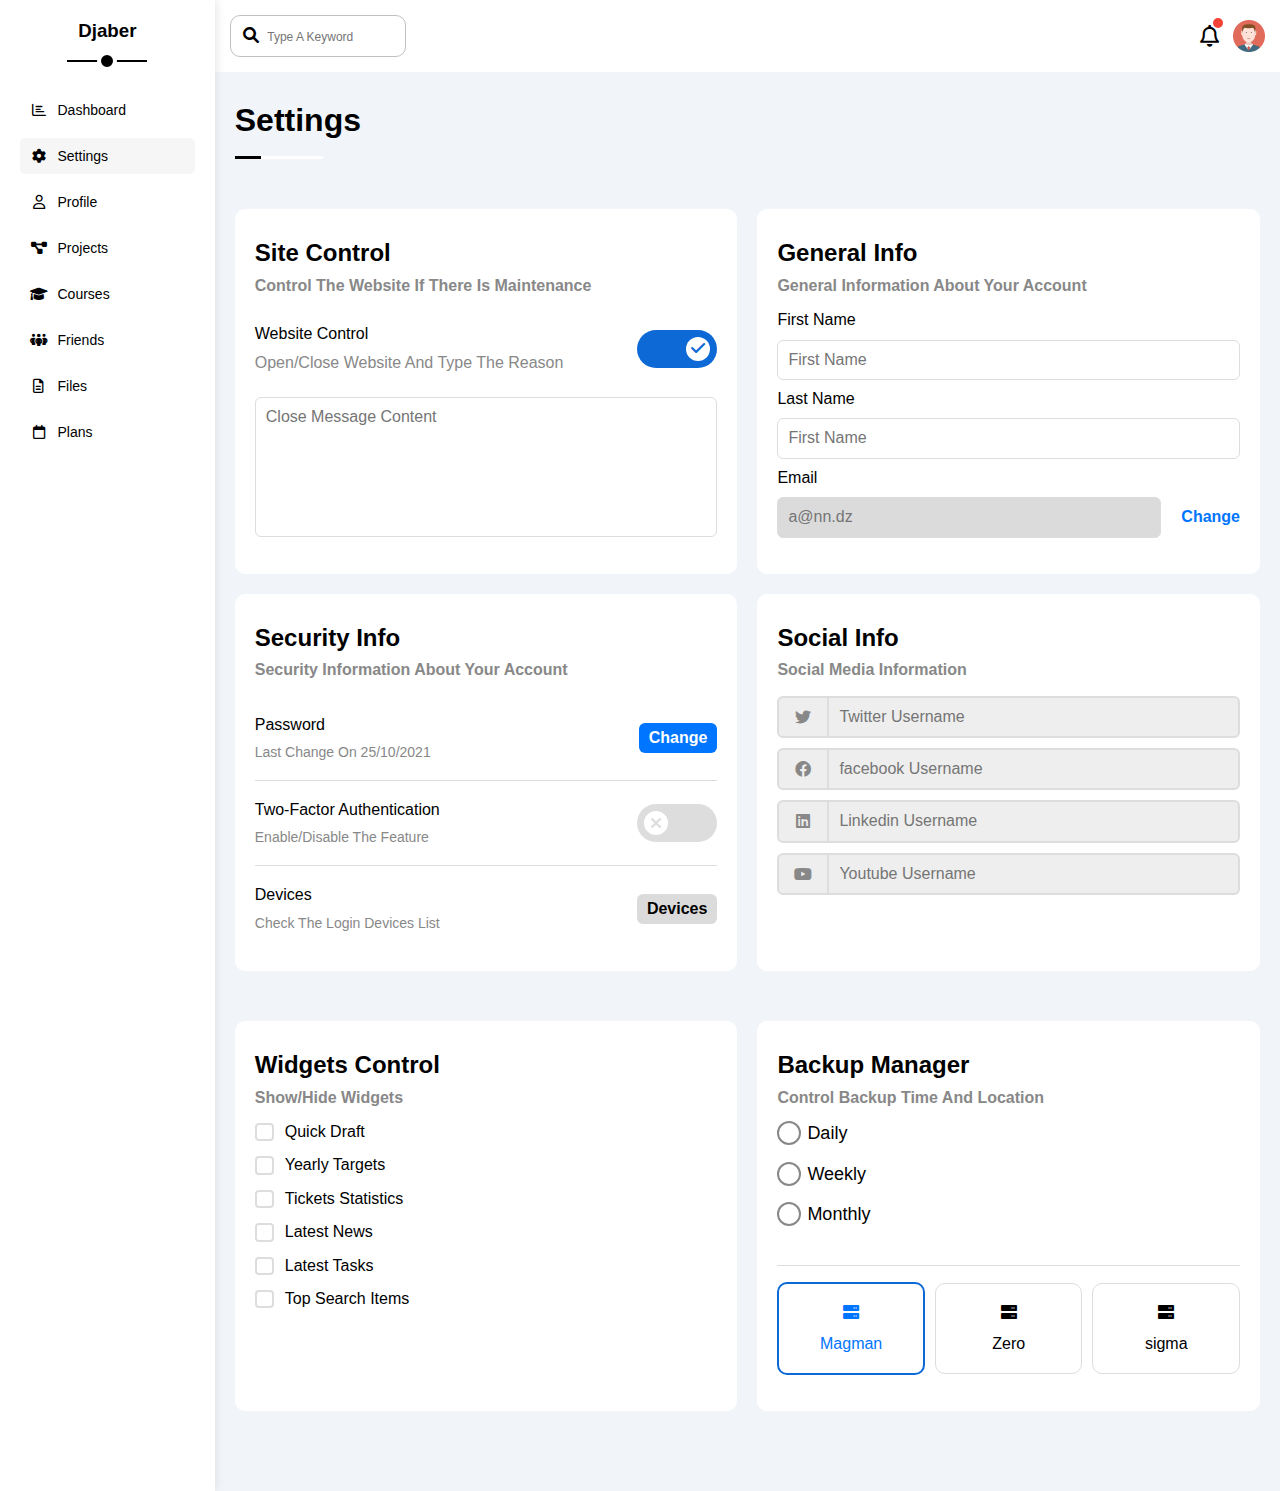
<file: settings.html>
<html lang="en">
  <head>
    <meta charset="UTF-8" />
    <meta http-equiv="X-UA-Compatible" content="IE=edge" />
    <meta name="viewport" content="width=device-width, initial-scale=1.0" />
    <!-- index css -->
    <link rel="stylesheet" href="css/all.min.css" />
    <link rel="stylesheet" href="css/normalize.css" />
    <link rel="stylesheet" href="./css/framework.css" />
    <link rel="stylesheet" href="css/index.css" />
    <title>Settings</title>
  </head>
  <body>
    <div class="page">
      <div class="page d-flex">
        <!-------------------------------------------
                            side bar                  
        -------------------------------------------->
        <div class="sidebar bg-white p-20 p-relative">
          <h3 class="p-relative txt-c mt-0">Djaber</h3>
          <ul class="p-0 list-none">
            <li>
              <a
                href="index.html"
                class="d-flex align-center fs-14 c-black rad-6 p-10">
                <i class="fa-regular fa-chart-bar fa-fw"></i>
                <span>Dashboard</span>
              </a>
            </li>
            <li>
              <a
                href="settings.html"
                class="active d-flex align-center fs-14 c-black rad-6 p-10">
                <i class="fa-solid fa-gear fa-fw"></i>
                <span>Settings</span>
              </a>
            </li>
            <li>
              <a
                href="profile.html"
                class="d-flex align-center fs-14 c-black rad-6 p-10">
                <i class="fa-regular fa-user fa-fw"></i>
                <span>Profile</span>
              </a>
            </li>
            <li>
              <a
                href="projects.html"
                class="d-flex align-center fs-14 c-black rad-6 p-10">
                <i class="fa-solid fa-diagram-project fa-fw"></i>
                <span>Projects</span>
              </a>
            </li>
            <li>
              <a
                href="courses.html"
                class="d-flex align-center fs-14 c-black rad-6 p-10">
                <i class="fa-solid fa-graduation-cap fa-fw"></i>
                <span>Courses</span>
              </a>
            </li>
            <li>
              <a
                href="friends.html"
                class="d-flex align-center fs-14 c-black rad-6 p-10">
                <i class="fa-solid fa-people-group fa-fw"></i>
                <span>Friends</span>
              </a>
            </li>
            <li>
              <a
                href="files.html"
                class="d-flex align-center fs-14 c-black rad-6 p-10">
                <i class="fa-regular fa-file-alt fa-fw"></i>
                <span>Files</span>
              </a>
            </li>
            <li>
              <a
                href="plans.html"
                class="d-flex align-center fs-14 c-black rad-6 p-10">
                <i class="fa-regular fa-calendar fa-fw"></i>
                <span>Plans </span>
              </a>
            </li>
          </ul>
        </div>
        <!-------------------------------------------
                            Content                  
        -------------------------------------------->
        <div class="content f-w pb-30">
          <!-------------------------------------------
                              head                  
          -------------------------------------------->
          <div class="head d-flex bg-white f-w align-center">
            <div class="left p-10">
              <i class="fa-solid fa-search fa-fw"></i>
              <input
                class="search"
                type="search"
                name="search"
                id="search"
                placeholder="Type A Keyword" />
            </div>
            <div class="right d-flex align-center">
              <i class="fa-regular fa-bell fa-fw p-relative"></i>
              <img
                src="imgs/avatar.png"
                alt=""
                width="32"
                height="32"
                loading="lazy"
                async="async" />
            </div>
          </div>
          <!-------------------------------------------
                              Settings                  
          -------------------------------------------->
          <div>
            <h1 class="title">Settings</h1>
          </div>
          <div class="settings-wrapper m-wra">
            <div id="control" class="site-control bg-white rad-10 p-con">
              <div class="wid-title">
                <h2 class="txt-capitalize">site control</h2>
                <p class="txt-capitalize c-grey">
                  control the website if there is maintenance
                </p>
              </div>
              <div class="flex-between mt-30">
                <span class="txt-capitalize"
                  >Website Control
                  <span class="d-block mt-10 c-grey"
                    >open/Close website and type the reason</span
                  ></span
                >
                <label class="switch-case">
                  <input
                    type="checkbox"
                    name="switch"
                    id=""
                    class="switch"
                    checked />
                  <div></div>
                </label>
              </div>
              <textarea
                name="message"
                id="message"
                placeholder="Close Message Content"
                class="p-10 rad-6"></textarea>
            </div>
            <!-- general info  -->
            <div class="general-info bg-white rad-10 p-con">
              <div class="wid-title">
                <h2 class="txt-capitalize">General Info</h2>
                <p class="txt-capitalize c-grey">
                  general information about your account
                </p>
              </div>
              <form action="" class="info">
                <label for="first-name" class="c-black d-block mt-10 mb-10"
                  >First Name</label
                >
                <input
                  type="text"
                  name="last-name"
                  id="first-name"
                  placeholder="First Name"
                  class="p-10 f-w" />
                <label for="last-name" class="c-black d-block mt-10 mb-10"
                  >Last Name</label
                >
                <input
                  type="text"
                  name="last-name"
                  id="last-name"
                  placeholder="First Name"
                  class="p-10 f-w" />
                <label for="email" class="c-black d-block mt-10 mb-10"
                  >Email</label
                >
                <div class="f-w flex-between gap-20">
                  <input
                    placeholder="a@nn.dz"
                    type="email"
                    name="email"
                    id="email"
                    class="p-10 bg-grey"
                    readonly />
                  <a
                    href="http://"
                    target="_blank"
                    rel="noopener noreferrer"
                    class="c-blue bold"
                    >Change</a
                  >
                </div>
              </form>
            </div>
            <!-- security info -->
            <div class="security bg-white rad-10 p-con mb-30">
              <div class="wid-title">
                <h2 class="txt-capitalize">security info</h2>
                <p class="txt-capitalize c-grey">
                  security information about your account
                </p>
              </div>
              <div class="row-info flex-between pt-20 pb-20">
                <span
                  >Password
                  <span class="c-grey fs-14 d-block mt-10"
                    >Last Change On 25/10/2021</span
                  ></span
                >
                <a href="#control" class="btn bg-blue c-white">Change</a>
              </div>
              <div class="row-info flex-between pt-20 pb-20">
                <span
                  >Two-Factor Authentication
                  <span class="c-grey fs-14 d-block mt-10"
                    >Enable/Disable The Feature</span
                  ></span
                >
                <label class="switch-case">
                  <input type="checkbox" name="" id="" class="switch" />
                  <div></div>
                </label>
              </div>
              <div class="row-info flex-between pt-20 pb-20">
                <span
                  >Devices
                  <span class="c-grey fs-14 d-block mt-10"
                    >Check The Login Devices List</span
                  ></span
                >
                <a href="#control" class="btn bg-grey c-black">Devices</a>
              </div>
            </div>
            <!-- social info -->
            <div class="social bg-white rad-10 p-con mb-30">
              <div class="wid-title">
                <h2 class="txt-capitalize">Social Info</h2>
                <p class="txt-capitalize c-grey">Social Media Information</p>
              </div>
              <div class="social-row mb-10">
                <div class="flex-center">
                  <i class="fa-brands fa-twitter c-grey fa-regular"></i>
                </div>
                <input
                  type="text"
                  name=""
                  id=""
                  placeholder="Twitter Username"
                  class="p-10" />
              </div>
              <div class="social-row mb-10">
                <div class="flex-center">
                  <i class="fa-brands fa-facebook c-grey fa-regular"></i>
                </div>
                <input
                  type="text"
                  name=""
                  id=""
                  placeholder="facebook Username"
                  class="p-10" />
              </div>
              <div class="social-row mb-10">
                <div class="flex-center">
                  <i class="fa-brands fa-linkedin c-grey fa-regular"></i>
                </div>
                <input
                  type="text"
                  name=""
                  id=""
                  placeholder="Linkedin Username"
                  class="p-10" />
              </div>
              <div class="social-row mb-10">
                <div class="flex-center">
                  <i class="fa-brands fa-Youtube c-grey fa-regular"></i>
                </div>
                <input
                  type="text"
                  name=""
                  id=""
                  placeholder="Youtube Username"
                  class="p-10" />
              </div>
            </div>
            <!-- widgets control -->
            <div class="widgets-control bg-white rad-10 p-con mb-30">
              <div class="wid-title mb-15">
                <h2 class="txt-capitalize">widgets control</h2>
                <p class="txt-capitalize c-grey">Show/Hide Widgets</p>
              </div>
              <form class="checks">
                <div class="mb-15 d-flex align-center">
                  <input type="checkbox" name="check" id="check" class="" />
                  <label for="check">Quick Draft</label>
                </div>
                <div class="mb-15 d-flex align-center">
                  <input type="checkbox" name="" id="check1" />
                  <label for="check1">Yearly Targets</label>
                </div>
                <div class="mb-15 d-flex align-center">
                  <input type="checkbox" name="" id="check2" />
                  <label for="check2">Tickets Statistics</label>
                </div>
                <div class="mb-15 d-flex align-center">
                  <input type="checkbox" name="" id="check3" />
                  <label for="check3">Latest News</label>
                </div>
                <div class="mb-15 d-flex align-center">
                  <input type="checkbox" name="" id="check4" />
                  <label for="check4">Latest Tasks</label>
                </div>
                <div class="mb-15 d-flex align-center">
                  <input type="checkbox" name="" id="check5" />
                  <label for="check5">Top Search Items</label>
                </div>
              </form>
            </div>
            <!-- Backup Manager -->
            <div class="backup-manager bg-white rad-10 p-con mb-30">
              <div class="wid-title mb-15">
                <h2 class="txt-capitalize">Backup Manager</h2>
                <p class="txt-capitalize c-grey">
                  control backup time and location
                </p>
              </div>
              <form action="">
                <div class="radio">
                  <input type="radio" name="group1" id="radio1" />
                  <label for="radio1">Daily</label>
                </div>
                <div class="radio">
                  <input type="radio" name="group1" id="radio2" />
                  <label for="radio2">Weekly</label>
                </div>
                <div class="radio">
                  <input type="radio" name="group1" id="radio3" />
                  <label for="radio3">Monthly</label>
                </div>
              </form>
              <form action="" class="servers flex-between gap-10 txt-c">
                <label for="one">
                  <input type="radio" name="server-group" id="one" checked />
                  <div>
                    <i class="fa-server fa-solid d-block mb-15"></i>
                    <span class="d-block">Magman</span>
                  </div>
                </label>
                <label for="two">
                  <input type="radio" name="server-group" id="two" />
                  <div>
                    <i class="fa-server fa-solid d-block mb-15"></i>
                    <span>Zero</span>
                  </div>
                </label>
                <label for="three">
                  <input type="radio" name="server-group" id="three" />
                  <div>
                    <i class="fa-server fa-solid d-block mb-15"></i>
                    <span>sigma</span>
                  </div>
                </label>
              </form>
            </div>
          </div>
        </div>
      </div>
    </div>
  </body>
</html>
</file>
<file: css/framework.css>
.d-flex{display:flex}.align-center{align-items:center}.f-h{height:100%}.f-w{width:100%}.d-grid{display:grid}.d-block{display:block}.d-inlineB{display:inline-block}@media (max-width:767px){.block-mobile{display:block}}.gap-10{gap:10px}.gap-20{gap:20px}.p-0{padding:0}.p-10{padding:10px}.p-20{padding:20px}.p-lr-20{padding-left:20px;padding-right:20px}.pt-10{padding-top:10px}.pt-20{padding-top:20px}.pt-30{padding-top:30px}.pb-10{padding-bottom:10px}.pb-20{padding-bottom:20px}.pb-30{padding-bottom:30px}.p-30{padding-top:30px}.p-con{padding:30px 20px 20px}@media (max-width:767px){.p-con{padding:30px 10px 20px}}.m-wra{margin:20px}@media (max-width:767px){.m-wra{margin-left:10px;margin-right:10px}}.m-20{margin:20px}.m-0{margin:0}.mt-0{margin-top:0}.mt-5{margin-top:5px}.mt-10{margin-top:10px}.mt-20{margin-top:20px}.mt-25{margin-top:25px}.mt-30{margin-top:30px}.mb-0{margin-bottom:0}.mb-5{margin-bottom:5px}.mb-10{margin-bottom:10px}.mb-15{margin-bottom:15px}.mb-20{margin-bottom:20px}.mb-30{margin-bottom:30px}.m-auto{margin:auto}.bg-white{background-color:#fff}.bg-blue{background-color:#0075ff}.bg-grey{background-color:hsla(0,0%,53%,.3)}.bg-yellow{background-color:#f59e0b}.bg-green{background-color:#22c55e}.bg-red{background-color:#f44336}.c-black{color:#000}.c-grey{color:#888}.c-green{color:#22c55e}.c-blue{color:#0075ff}.c-yellow{color:#f59e0b}.c-red{color:#f44336}.c-white{color:#fff}.bold{font-weight:700}.p-relative{position:relative}.fs-10{font-size:10px}.fs-12{font-size:12px}.fs-14{font-size:14px}.fs-16{font-size:16px}.txt-c{text-align:center}@media (max-width:767px){.txt-c-mobile{text-align:center}}.txt-capitalize{text-transform:capitalize}.rad-6{border-radius:6px}.rad-10{border-radius:10px}@media (max-width:767px){.hide-mobile{display:none}}.title{display:inline-block;font-size:32px;font-weight:700;margin-bottom:50px;margin-left:20px;margin-top:30px;position:relative}.title:after{background:linear-gradient(90deg,#000,#000 30%,#fff 0,#fff);bottom:-20px;content:"";height:3px;left:0;position:absolute;width:70%}.flex-between{justify-content:space-between}.flex-between,.flex-center{align-items:center;display:flex}.flex-center{justify-content:center}.button{background-color:#0075ff;color:#fff;font-size:20px;padding:7px 12px}.btn,.button{border-radius:6px}.btn{font-weight:600;padding:6px 10px;width:-webkit-fit-content;width:fit-content}
</file>
<file: css/index.css>
:root{--blue-color:#0075ff;--blue-alt-color:#0d69d5;--orange-color:#f59e0b;--green-color:#22c55e;--red-color:#f44336;--grey-color:#888}*{box-sizing:border-box}:focus{outline:none}body{font-family:Open Sans,sans-serif;margin:0}a{text-decoration:none}ul{list-style:none;padding:0}.page{background-color:#f1f5f9;min-height:100vh}input[type=button]:hover{cursor:pointer}.wid-title h2{font-size:24;font-weight:700;margin-bottom:10px}.wid-title p{color:#888;font-weight:600;margin-top:0;padding-top:0}input:focus::placeholder{opacity:0}textarea:focus::placeholder{opacity:0}.sidebar{box-shadow:0 0 10px #ddd;transition:width .3s;width:250px}@media (max-width:767px){.sidebar{padding:10px;width:62px}}.sidebar>h3{margin-bottom:50px;transition:font-size .3s}@media (max-width:767px){.sidebar>h3{font-size:13px;margin-bottom:15px}}.sidebar>h3:after,.sidebar>h3:before{background-color:#000;content:"";left:50%;position:absolute;transform:translateX(-50%)}@media (max-width:767px){.sidebar>h3:after,.sidebar>h3:before{display:none}}.sidebar>h3:after{bottom:-20px;height:2px;width:80px}.sidebar>h3:before{border:4px solid #fff;border-radius:50%;bottom:-29;height:12px;width:12px;z-index:5}.sidebar ul li{margin-bottom:10px}.sidebar ul li a{border-radius:5px;margin-bottom:5px;transition:background-color .3s}.sidebar ul li a.active,.sidebar ul li a:hover{background-color:#f6f6f6}.sidebar ul li a span{font-size:14px;margin-left:10px}@media (max-width:767px){.sidebar ul li a span{display:none}}.head{padding:15px}.head,.head .right{justify-content:space-between}.head .right{gap:10px}.head .right i{font-size:22px}.head .right i:after{background-color:var(--red-color);border-radius:50%;content:"";height:10px;position:absolute;right:0;top:-7px;width:10px}.head .left{border:1px solid hsla(0,0%,53%,.523);border-radius:10px}.head .left .search{transition:width .3s;width:130px}.head .left .search::placeholder{font-size:12px}@media (min-width:480px){.head .left .search:focus-within{width:180px}.head .left .search:focus-within::placeholder{color:transparent}}.content .wrapper{grid-template-columns:repeat(auto-fit,minmax(450px,1fr));margin-left:20px;margin-right:20px}@media (max-width:767px){.content .wrapper{grid-template-columns:minmax(200px,1fr);margin-left:10px;margin-right:10px}}.content .wrapper .welcome{overflow:hidden}.content .wrapper .welcome .wid-title{background-color:#eee;background-image:url(../imgs/welcome.png);background-position:92% 10px;background-repeat:no-repeat;background-size:200px}.content .wrapper .welcome img{border:4px solid #fff;border-radius:50%;box-shadow:0 0 10px #ddd;height:60px;left:40px;position:absolute;top:105px;width:60px}@media (max-width:767px){.content .wrapper .welcome img{left:50%;top:132;transform:translate(-50%,-50%)}}.content .wrapper .welcome .profile{border-bottom:1px solid #eee;border-top:1px solid #eee;margin-top:50px;padding-bottom:30px;padding-top:30px}.content .wrapper .welcome .profile h3{font-weight:600}@media (min-width:767px){.content .wrapper .welcome .profile>div{width:30%}}.content .wrapper .draft .wid-title{padding-bottom:0}.content .wrapper .draft .wid-title p{margin-bottom:0}.content .wrapper .draft form{padding-top:0}.content .wrapper .draft form input#title{background-color:#eee;margin-top:20px;padding:10px 20px}.content .wrapper .draft form textarea{background-color:#eee;border:none;margin-bottom:20px;margin-top:20px;max-height:200px;resize:none}.content .wrapper .targets{padding:30px 20px}.content .wrapper .targets .first .icon{background-color:#0077ff4b;color:#0075ff}.content .wrapper .targets .first .bar{background-color:#0077ff4b}.content .wrapper .targets .first .bar .inside-bar{width:80%}.content .wrapper .targets .second .icon{background-color:#f59e0b4b;color:#f59e0b}.content .wrapper .targets .second .detail .bar{background-color:#f59e0b4b}.content .wrapper .targets .second .detail .bar .inside-bar{width:55%}.content .wrapper .third .icon{background-color:#22c55e4b;color:#22c55e}.content .wrapper .third .bar{background-color:#22c55e4b}.content .wrapper .third .bar .inside-bar{width:75%}.content .wrapper .target-row{margin-bottom:20px}.content .wrapper .target-row .icon{font-size:22px;height:80px;width:80px}.content .wrapper .target-row .detail{padding:10px 10px 5px;width:calc(100% - 80px)}.content .wrapper .target-row .detail span:first-child{color:var(--grey-color);font-size:20px;margin-bottom:5px}.content .wrapper .target-row .detail span:nth-child(2){color:#000;font-size:20px;font-weight:700;margin-bottom:5px}.content .wrapper .target-row .detail .bar{height:5px;position:relative;width:100%}.content .wrapper .target-row .detail .bar .inside-bar{height:100%;left:0;position:absolute;top:0}.content .wrapper .tickets .wid-title{padding-bottom:0}.content .wrapper .tickets .stats{flex-wrap:wrap}.content .wrapper .tickets .stats .stat{border:1px solid #eee;border-radius:10px;margin-bottom:10px;padding:20px;width:calc(50% - 10px)}@media (max-width:1170px){.content .wrapper .tickets .stats .stat{flex-basis:100%}}.content .wrapper .tickets .stats .stat i{font-size:25px;margin-bottom:15px}.content .wrapper .tickets .stats .stat span:first-of-type{font-size:25px;margin-bottom:10px}.content .wrapper .latest-news .news .row:not(:last-of-type){border-bottom:1px solid #ddd;margin-bottom:20px;padding-bottom:20px}@media (max-width:767px){.content .wrapper .latest-news .news .row,.content .wrapper .latest-news .news .row div:first-of-type{flex-direction:column}}.content .wrapper .latest-news .news .row div:first-of-type img{border-radius:6px;height:57px;width:100px}.content .wrapper .latest-news .news .row div:first-of-type .row-title h3{margin-bottom:5px}@media (max-width:767px){.content .wrapper .latest-news .news .row div:first-of-type .row-title h3{margin-bottom:15px}}.content .wrapper .latest-news .news .row .right{background-color:#eee;border-radius:10px;padding:7px 12px}.content .wrapper .latest-tasks .task-row:not(:last-of-type){border-bottom:1px solid #eee}.content .wrapper .top-search div>span{float:right}.content .wrapper .latest-uploads .upload-row:not(:last-of-type){border-bottom:1px solid #eee}@keyframes light{0%{opacity:0}50%{opacity:1}to{opacity:0}}.content .wrapper .last-project span{border:2px solid var(--blue-color);border-radius:50%;height:30px;position:relative;width:30px}.content .wrapper .last-project span:after,.content .wrapper .last-project span:before{background-color:var(--blue-color);content:"";position:absolute}.content .wrapper .last-project div:nth-of-type(2) span:after,.content .wrapper .last-project div:nth-of-type(3) span:after,.content .wrapper .last-project div:nth-of-type(4) span:after,.content .wrapper .last-project div:nth-of-type(5) span:after{border-radius:50%;height:22px;left:50%;top:50%;transform:translate(-50%,-50%);width:22px}.content .wrapper .last-project div:nth-of-type(5) span:after{animation:light 2s linear infinite}.content .wrapper .last-project div:nth-of-type(2) span:before,.content .wrapper .last-project div:nth-of-type(3) span:before,.content .wrapper .last-project div:nth-of-type(4) span:before,.content .wrapper .last-project div:nth-of-type(5) span:before{bottom:-32px;height:32px;left:50%;transform:translateX(-50%);width:2px}.content .wrapper .reminders .row{gap:40px;position:relative}.content .wrapper .reminders .row .ball{border-radius:50%;height:15px;width:15px}.content .wrapper .reminders .row .ball:after{background-color:inherit;bottom:0;content:"";left:35px;position:absolute;top:0;width:2px}.content .wrapper .latest-post div:nth-of-type(2){border-bottom:1px solid #ddd}.content .wrapper .latest-post div:nth-of-type(3){border-bottom:1px solid #ddd;line-height:1.6;padding-bottom:20px}.content .wrapper .socials .row{padding:10px 15px 10px 70px;position:relative}.content .wrapper .socials .row i{bottom:0;left:0;position:absolute;top:0;width:52px}.content .wrapper .socials .row:nth-of-type(2) span:first-of-type{color:#1da1f2}.content .wrapper .socials .row:nth-of-type(2) i,.content .wrapper .socials .row:nth-of-type(2) span:last-of-type{background-color:#1da1f2}.content .wrapper .socials .row:nth-of-type(2){background-color:#1da1f22b}.content .wrapper .socials .row:nth-of-type(3) span:first-of-type{color:#1877f2}.content .wrapper .socials .row:nth-of-type(3) i,.content .wrapper .socials .row:nth-of-type(3) span:last-of-type{background-color:#1877f2}.content .wrapper .socials .row:nth-of-type(3){background-color:#1877f22b}.content .wrapper .socials .row:nth-of-type(4) span:first-of-type{color:red}.content .wrapper .socials .row:nth-of-type(4) i,.content .wrapper .socials .row:nth-of-type(4) span:last-of-type{background-color:red}.content .wrapper .socials .row:nth-of-type(4){background-color:#ff00002b}.content .wrapper .socials .row:nth-of-type(5) span:first-of-type{color:#0077b5}.content .wrapper .socials .row:nth-of-type(5) i,.content .wrapper .socials .row:nth-of-type(5) span:last-of-type{background-color:#0077b5}.content .wrapper .socials .row:nth-of-type(5){background-color:#0077b52b}.content .projects{display:grid;grid-template-columns:minmax(200px,1fr);margin:20px}.content .projects .table{overflow-x:scroll;width:100%}.content .projects table{border-collapse:collapse;width:100%}.content .projects td,.content .projects th{border:1px solid #eee;padding:15px;text-align:center}.content .projects tr{border:1px solid #eee}.content .projects tr:hover{background-color:#fcf2f2b1}.content .projects th{background-color:#eee;min-width:150px}.content .settings-wrapper{display:grid;gap:20px;grid-template-columns:repeat(auto-fit,minmax(450px,1fr))}@media (max-width:767px){.content .settings-wrapper{grid-template-columns:minmax(200px,1fr)}}.content .settings-wrapper .site-control .switch-case .switch{-webkit-appearance:none;appearance:none}.content .settings-wrapper .site-control .switch-case .switch+div{background-color:#ddd;border-radius:19px;cursor:pointer;height:38px;position:relative;transition:.3s;width:80px}.content .settings-wrapper .site-control .switch-case .switch+div:after{align-items:center;background-color:#fff;border-radius:50%;color:#ddd;content:"\f00d";display:flex;font-family:Font Awesome\ 6 Free;font-weight:900;height:24px;justify-content:center;left:7px;position:absolute;top:7px;transition:.3s;width:24px}.content .settings-wrapper .site-control .switch-case .switch:checked+div:after{color:var(--blue-alt-color);content:"\f00c";left:49px}.content .settings-wrapper .site-control .switch-case .switch:checked+div{background-color:var(--blue-alt-color)}.content .settings-wrapper .site-control #message{border:1px solid #ddd;margin-top:25px;min-height:140px;resize:none;width:100%}.content .settings-wrapper .general-info input{border:1px solid #ddd;border-radius:6px;flex-grow:1}@media (max-width:767px){.content .settings-wrapper .general-info #email{width:calc(100% - 45px)}}.content .settings-wrapper .security .row-info:not(:last-child){border-bottom:1px solid #ddd}.content .settings-wrapper .security .row-info .switch-case .switch{-webkit-appearance:none;appearance:none}.content .settings-wrapper .security .row-info .switch-case .switch+div{background-color:#ddd;border-radius:19px;cursor:pointer;height:38px;position:relative;transition:.3s;width:80px}.content .settings-wrapper .security .row-info .switch-case .switch+div:after{align-items:center;background-color:#fff;border-radius:50%;color:#ddd;content:"\f00d";display:flex;font-family:Font Awesome\ 6 Free;font-weight:900;height:24px;justify-content:center;left:7px;position:absolute;top:7px;transition:.3s;width:24px}.content .settings-wrapper .security .row-info .switch-case .switch:checked+div:after{color:var(--blue-alt-color);content:"\f00c";left:49px}.content .settings-wrapper .security .row-info .switch-case .switch:checked+div{background-color:var(--blue-alt-color)}.content .settings-wrapper .social .social-row{border-collapse:collapse;display:flex}.content .settings-wrapper .social .social-row i,.content .settings-wrapper .social .social-row input{background-color:#eee}.content .settings-wrapper .social .social-row div{background-color:#eee;border:2px solid #ddd;border-radius:6px 0 0 6px;width:52px}.content .settings-wrapper .social .social-row input{border:2px solid #ddd;border-left:none;border-radius:0 6px 6px 0;flex-grow:1}.content .settings-wrapper .widgets-control .checks div label{cursor:pointer;padding-left:30px;position:relative}.content .settings-wrapper .widgets-control .checks div input[type=checkbox]{-webkit-appearance:none;appearance:none}.content .settings-wrapper .widgets-control .checks div input[type=checkbox]+label:after{border:2px solid #ddd;border-radius:4px;bottom:0;content:"";left:0;position:absolute;top:0;width:15px;z-index:1}.content .settings-wrapper .widgets-control .checks div input[type=checkbox]+label:before{align-items:center;background-color:var(--blue-alt-color);border-radius:4px;bottom:0;color:#fff;content:"\f00c";display:flex;font-family:Font Awesome\ 6 Free;font-size:10px;font-weight:900;justify-content:center;left:0;position:absolute;top:0;transform:scale(0) rotate(1turn);transition:.3s;width:19px;z-index:4}.content .settings-wrapper .widgets-control .checks div input[type=checkbox]:checked+label:before{transform:scale(1) rotate(0)}.content .settings-wrapper .widgets-control .checks div input[type=checkbox]:checked+label:after{border:none;transition-delay:.25s}.content .settings-wrapper .backup-manager form:first-of-type{border-bottom:1px solid #ddd;padding-bottom:20px}.content .settings-wrapper .backup-manager form:first-of-type .radio{align-items:center;display:flex;font-size:18px;margin-bottom:20px}.content .settings-wrapper .backup-manager form:first-of-type .radio input[type=radio]{-webkit-appearance:none;appearance:none}.content .settings-wrapper .backup-manager form:first-of-type .radio input[type=radio]+label{padding-left:30px;position:relative}.content .settings-wrapper .backup-manager form:first-of-type .radio input[type=radio]+label:after{border:2px solid var(--grey-color);border-radius:50%;content:"";height:20px;left:0;position:absolute;top:-2;transition:.3s;width:20px}.content .settings-wrapper .backup-manager form:first-of-type .radio input[type=radio]:checked+label:after{border-color:var(--blue-color)}.content .settings-wrapper .backup-manager form:first-of-type .radio input[type=radio]+label:before{background-color:var(--blue-alt-color);border-radius:50%;content:"";height:20px;left:2.5;position:absolute;top:-.5;transform:scale(0);transition:.3s;width:20px}.content .settings-wrapper .backup-manager form:first-of-type .radio input[type=radio]:checked+label:before{transform:scale(.6)}@media (max-width:767px){.content .settings-wrapper .backup-manager .servers{flex-wrap:wrap}}.content .settings-wrapper .backup-manager .servers input[type=radio]{-webkit-appearance:none;appearance:none}.content .settings-wrapper .backup-manager .servers label{border-radius:10px;cursor:pointer;flex-basis:calc(33.33333% - 6.66667px)}@media (max-width:767px){.content .settings-wrapper .backup-manager .servers label{flex-basis:100%}}.content .settings-wrapper .backup-manager .servers label input[type=radio]+div{border:1px solid #ddd;border-radius:10px;height:100%;padding:20px;transition:.3s;width:100%}.content .settings-wrapper .backup-manager .servers label input[type=radio]:checked+div{border:2px solid var(--blue-alt-color);color:var(--blue-color)}@media (max-width:767px){.content .profile-wrapper-Up{flex-wrap:wrap}}.content .profile-wrapper-Up .profile{max-width:300px}.content .profile-wrapper-Up .profile h2{font-size:16px}.content .profile-wrapper-Up .profile .bar{background-color:#eee;border-radius:3px;height:6px;position:relative;width:100%}.content .profile-wrapper-Up .profile .bar .inside-bar{background-color:var(--blue-color);border-radius:3px;height:100%;left:0;position:absolute;top:0;width:70%}.content .profile-wrapper-Up .profile .stars{margin-left:auto;margin-right:auto;width:60%}.content .profile-wrapper-Up .right>div{border-bottom:1px solid #ddd}.content .profile-wrapper-Up .right>div>div{align-items:center;column-gap:15px;flex-wrap:wrap;row-gap:15px}@media (max-width:767px){.content .profile-wrapper-Up .right>div>div{flex-basis:calc(50% - 10px);justify-content:center}}.content .profile-wrapper-Up .right>div>div input[type=checkbox]{-webkit-appearance:none;appearance:none}.content .profile-wrapper-Up .right>div>div input[type=checkbox]:checked+.switch{background-color:var(--blue-color)}.content .profile-wrapper-Up .right>div>div input[type=checkbox]:checked+.switch:after{color:var(--blue-color);content:"\f00c";left:70px}.content .profile-wrapper-Up .right>div>div .switch{background-color:#ddd;border-radius:17px;height:22px;position:relative;transition:.3s linear;width:90px}.content .profile-wrapper-Up .right>div>div .switch:after{align-items:center;background-color:#fff;border-radius:50%;color:#aaa;content:"\f00d";display:flex;font-family:Font Awesome\ 6 Free;font-size:12px;font-weight:900;height:18px;justify-content:center;left:2;position:absolute;top:2;transition:.3s linear;width:18px}@media (max-width:900px){.content .profile-wrapper-bottom{flex-wrap:wrap}.content .profile-wrapper-bottom .activities,.content .profile-wrapper-bottom .my-skills{width:100%}}.content .profile-wrapper-bottom .my-skills .row:not(:last-child){border-bottom:1px solid #ddd}.content .profile-wrapper-bottom .activities{flex-grow:1}.content .profile-wrapper-bottom .activities .activity{gap:10px}@media (max-width:767px){.content .profile-wrapper-bottom .activities .activity{flex-direction:column}}.content .profile-wrapper-bottom .activities .activity:not(:last-of-type){border-bottom:1px solid #ddd}.content .profile-wrapper-bottom .activities .activity img{margin-right:15px}@media (max-width:767px){.content .profile-wrapper-bottom .activities .activity img{margin-right:0}}.content .profile-wrapper-bottom .activities .activity .date{margin-left:auto;text-align:right}@media (max-width:767px){.content .profile-wrapper-bottom .activities .activity .date{margin-right:auto;text-align:center}}.content .projects-wrapper{display:grid;grid-template-columns:repeat(auto-fit,minmax(450px,1fr))}@media (max-width:767px){.content .projects-wrapper{grid-template-columns:minmax(200px,1fr)}.content .projects-wrapper .project{padding-left:10px;padding-right:10px}}.content .projects-wrapper .project h2{font-size:16px}.content .projects-wrapper .project h2+p{font-size:13px}.content .projects-wrapper .project .imgs{border-bottom:1px solid #eee;padding:20px 20px 35px;position:relative}.content .projects-wrapper .project .imgs img{border:2px solid #fff;border-radius:50%;height:40px;left:0;position:absolute;top:0;width:40px}.content .projects-wrapper .project .imgs img:first-of-type{left:0;z-index:1}.content .projects-wrapper .project .imgs img:nth-of-type(2){left:25px;z-index:2}.content .projects-wrapper .project .imgs img:nth-of-type(3){left:50px;z-index:3}.content .projects-wrapper .project .imgs img:nth-of-type(4){left:75px;z-index:4}.content .projects-wrapper .project .imgs img:nth-of-type(5){left:100px;z-index:5}.content .projects-wrapper .project .tags{border-bottom:1px solid #eee;padding-bottom:20px;padding-top:20px}@media (max-width:767px){.content .projects-wrapper .project .tags{align-items:flex-start;flex-direction:column}}.content .projects-wrapper .project .tags .btn{background-color:#eee}@media (max-width:767px){.content .projects-wrapper .project .price{align-items:center;flex-direction:column;gap:20px;justify-content:flex-start}}.content .projects-wrapper .project .price .bar{background-color:#eee;border-radius:4px;height:8px;position:relative;width:240px}.content .projects-wrapper .project .price .bar .inside-bar{background-color:var(--red-color);border-radius:4px;height:100%;left:0;position:absolute;top:0;width:60%}.content .courses-wrapper{display:grid;gap:20px;grid-template-columns:repeat(auto-fit,minmax(300px,1fr))}@media (max-width:767px){.content .courses-wrapper{grid-template-columns:minmax(200px,1fr)}}.content .courses-wrapper .course{overflow:hidden}.content .courses-wrapper .course img.profile{border:2px solid #fff;border-radius:50%;height:64px;left:20px;position:absolute;top:20px;width:64px;z-index:10}.content .courses-wrapper .course img.cover{width:100%}.content .courses-wrapper .course .info{border-bottom:1px solid #eee;padding:30px 20px}.content .courses-wrapper .course .info .btn{bottom:0;left:50%;position:absolute;transform:translate(-50%,50%)}.content .courses-wrapper .course .info p{color:var(--grey-color);font-size:14px;line-height:1.6}.content .courses-wrapper .course .bottom{padding:15px 20px}.content .courses-wrapper .course .bottom i span{margin-left:5px}.content .friends-wrapper{display:grid;gap:20px;grid-template-columns:repeat(auto-fit,minmax(300px,1fr))}@media (max-width:767px){.content .friends-wrapper{grid-template-columns:minmax(200px,1fr)}}.content .friends-wrapper .info,.content .friends-wrapper .top{border-bottom:1px solid #eee}.content .friends-wrapper .top{position:relative}.content .friends-wrapper .top:after{content:"\f095";font-weight:900;left:0}.content .friends-wrapper .top:after,.content .friends-wrapper .top:before{align-items:center;background-color:#eee;border-radius:50%;color:var(--grey-color);cursor:pointer;display:flex;font-family:Font Awesome\ 6 Free;height:35px;justify-content:center;position:absolute;top:0;width:35px}.content .friends-wrapper .top:before{content:"\f0e0";font-weight:500;left:45px}.content .friends-wrapper .top img{border-radius:50%}.content .files-wrapper{align-items:baseline}.content .files-wrapper .file-statistics{align-self:flex-start;flex-grow:2;order:2}.content .files-wrapper .file-statistics .row{border:1px solid #eee;border-radius:10px;font-size:14px;margin-bottom:20px;padding:10px 10px 10px 70px;position:relative}.content .files-wrapper .file-statistics .row .icon{align-items:center;display:flex;height:75%;justify-content:center;left:10px;position:absolute;top:10px;width:50px}.content .files-wrapper .file-statistics .row:first-of-type .icon{background-color:#0075ff2b}.content .files-wrapper .file-statistics .row:nth-of-type(2) .icon{background-color:#22c55e2b}.content .files-wrapper .file-statistics .row:nth-of-type(3) .icon{background-color:#f443362b}.content .files-wrapper .file-statistics .row:nth-of-type(4) .icon{background-color:#f59e0b2b}.content .files-wrapper .file-statistics .row .size{color:var(--grey-color);margin-left:auto}.content .files-wrapper .files{display:grid;flex-grow:1;gap:20px;grid-template-columns:repeat(auto-fit,minmax(300px,1fr));width:calc(100% - 280px)}@media (max-width:767px){.content .files-wrapper .files{grid-template-columns:minmax(200px,1fr)}}.content .files-wrapper .files .icon+span{border-bottom:1px solid #eee}@media (max-width:850px){.content .files-wrapper{flex-wrap:wrap}.content .files-wrapper .file-statistics{width:100%}.content .files-wrapper .files{order:2}}.content .plans-wrapper{display:grid;gap:20px;grid-template-columns:repeat(auto-fit,minmax(400px,1fr))}@media (max-width:767px){.content .plans-wrapper{grid-template-columns:minmax(200px,1fr)}}.content .plans-wrapper .plan:first-of-type .top{outline:4px solid var(--green-color)}.content .plans-wrapper .plan:nth-of-type(2) .top{outline:4px solid var(--blue-color)}.content .plans-wrapper .plan:nth-of-type(3) .top{outline:4px solid var(--orange-color)}.content .plans-wrapper .top{border:4px solid #fff;padding:30px}.content .plans-wrapper .top h2{font-size:38px}.content .plans-wrapper .top h2+span{display:inline-block;font-size:56px;margin-top:20px}.content .plans-wrapper .top span{font-weight:700;position:relative}.content .plans-wrapper .top span sup{font-size:30px;left:-25px;position:absolute;top:10px}.content .plans-wrapper ul li{align-items:center;border-bottom:1px solid #eee;display:flex;gap:10px}.content .plans-wrapper ul li .yes{color:var(--green-color)}.content .plans-wrapper ul li .no{color:var(--red-color)}.content .plans-wrapper ul li .no,.content .plans-wrapper ul li .yes{font-size:20px}.content .plans-wrapper ul li .help{color:var(--grey-color);margin-left:auto}
</file>
